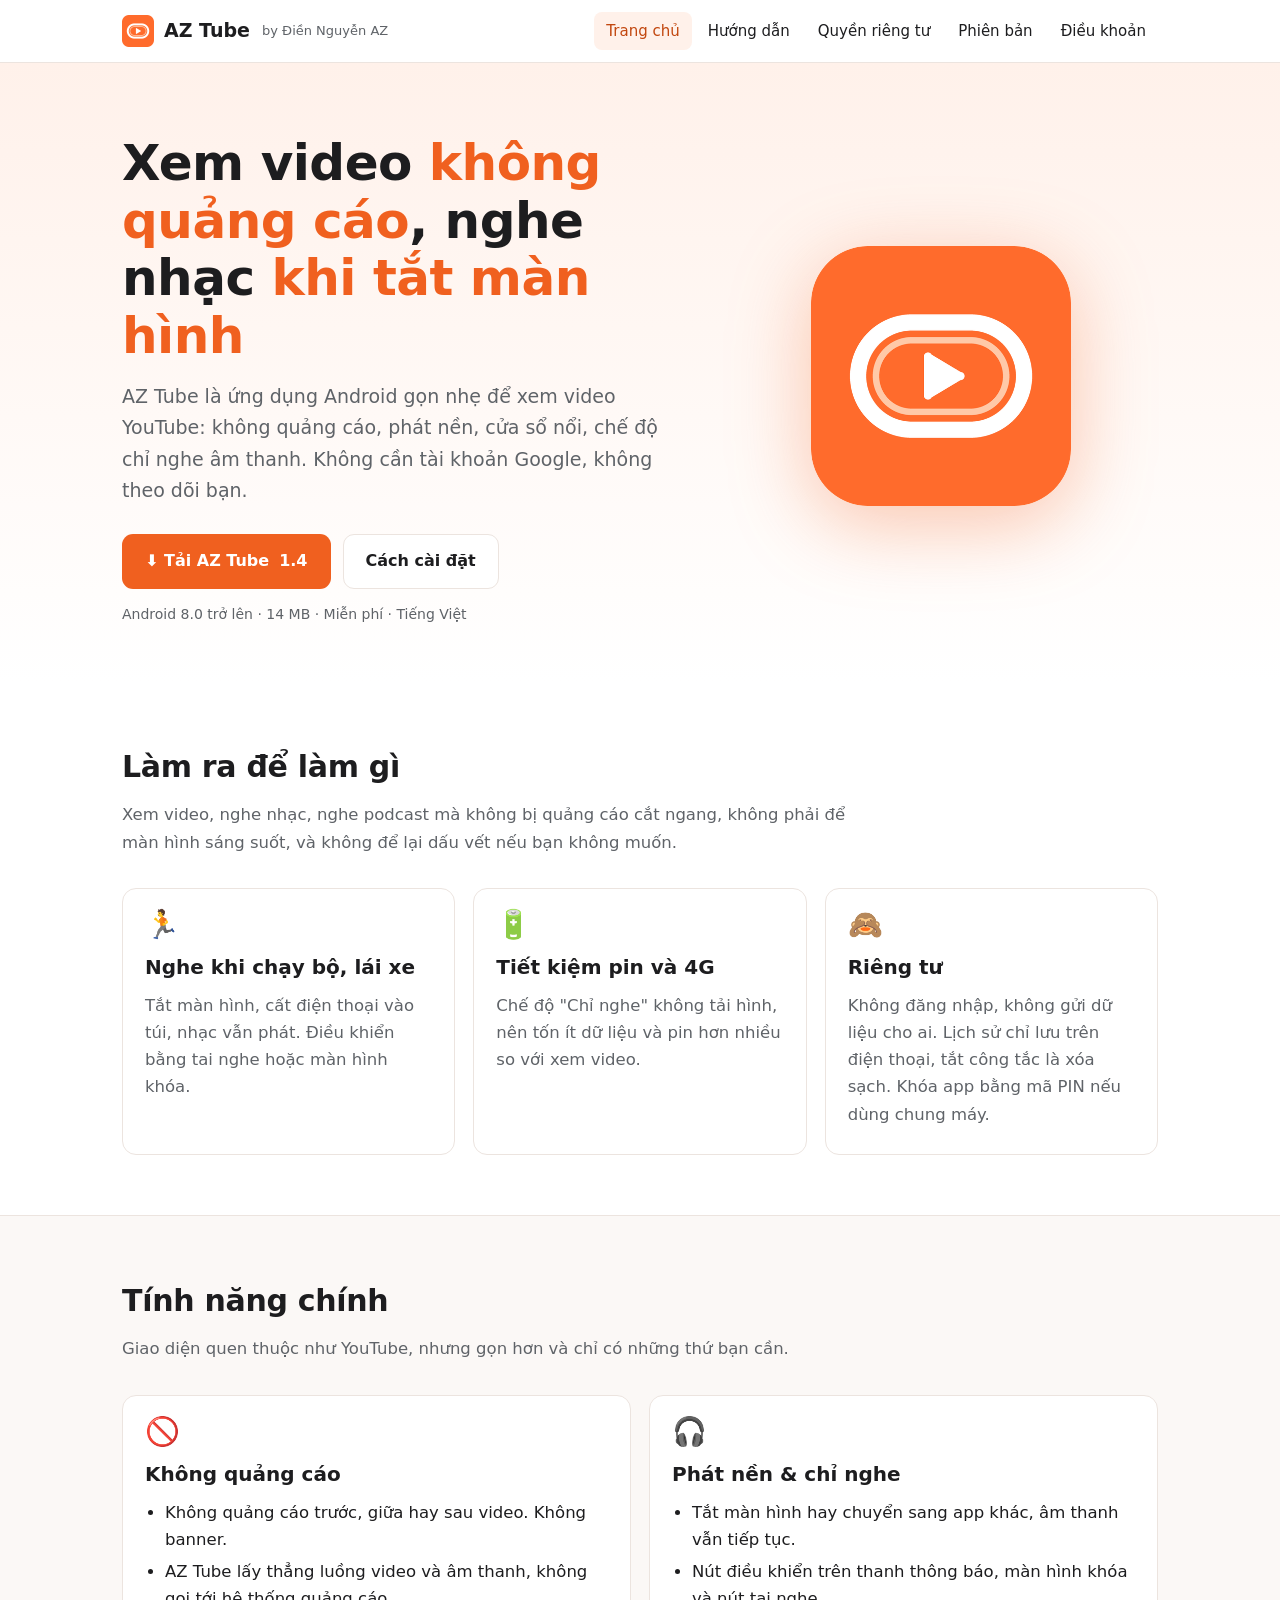
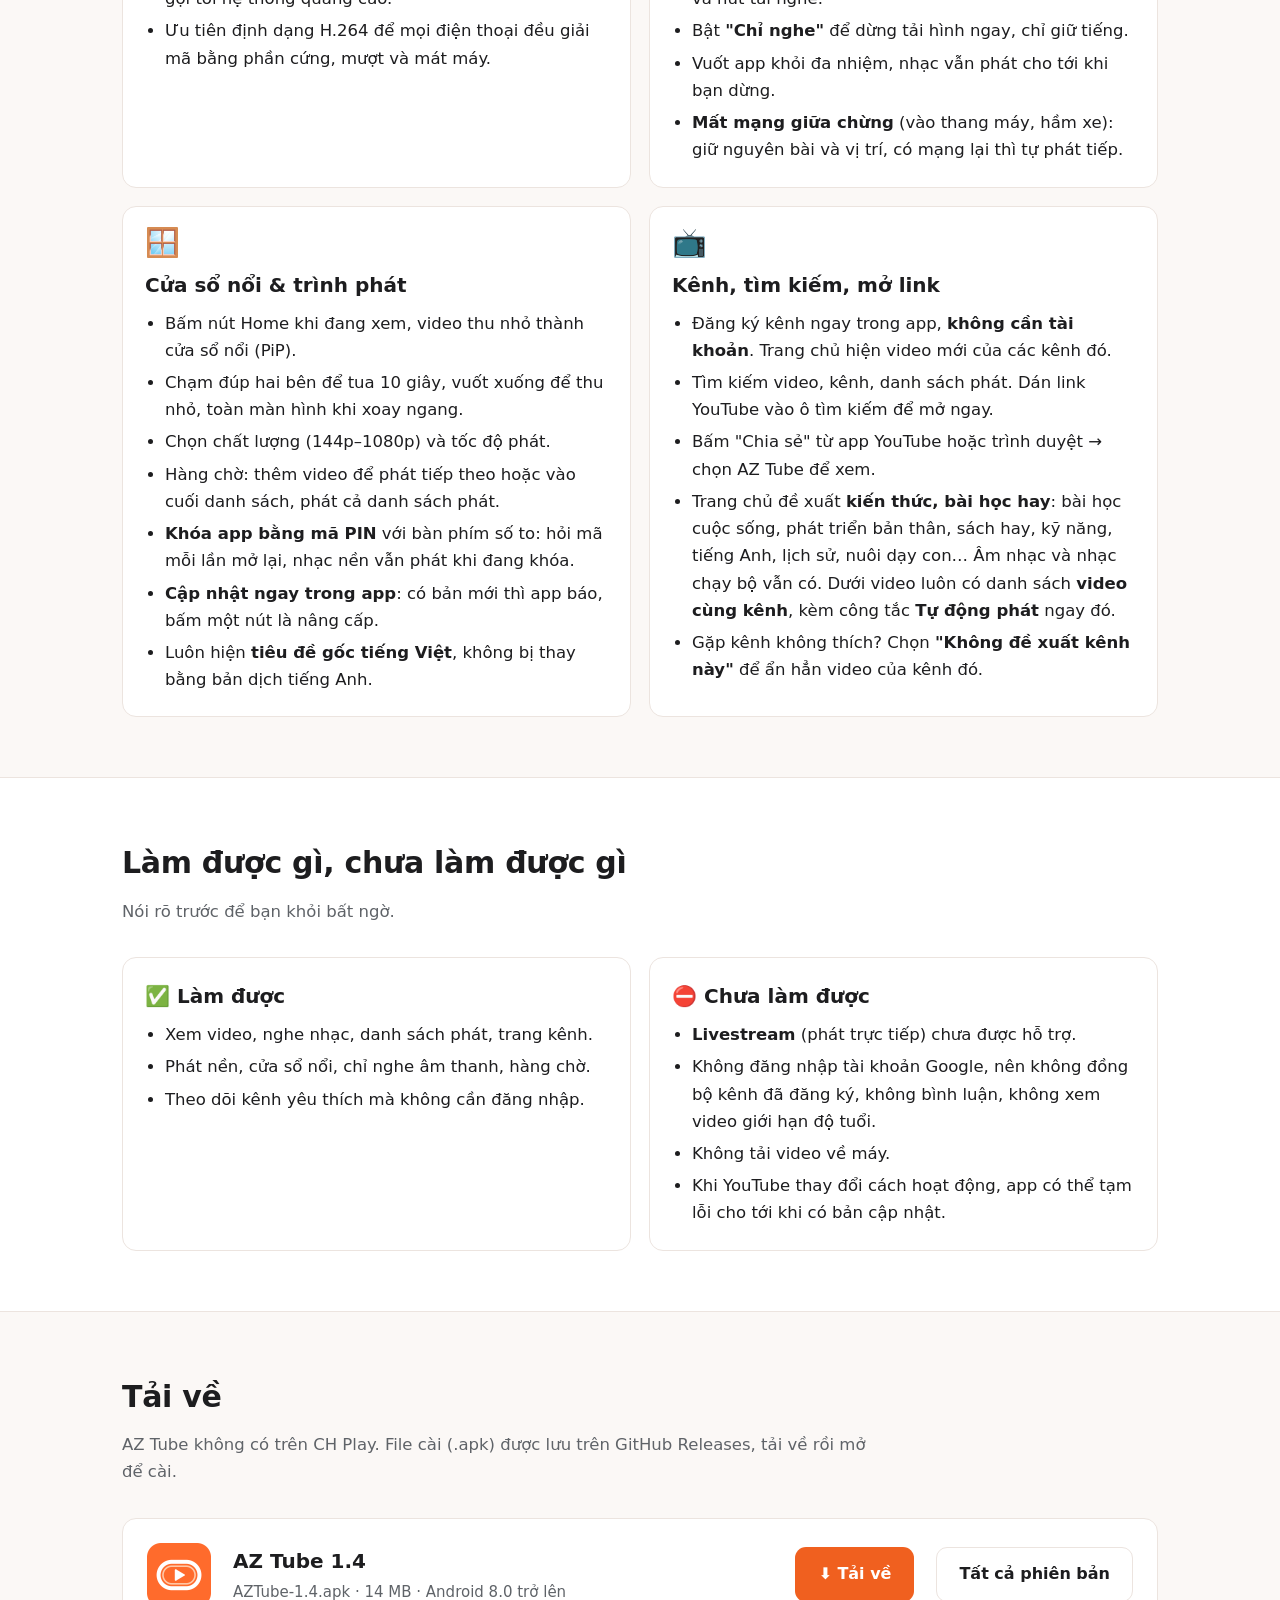
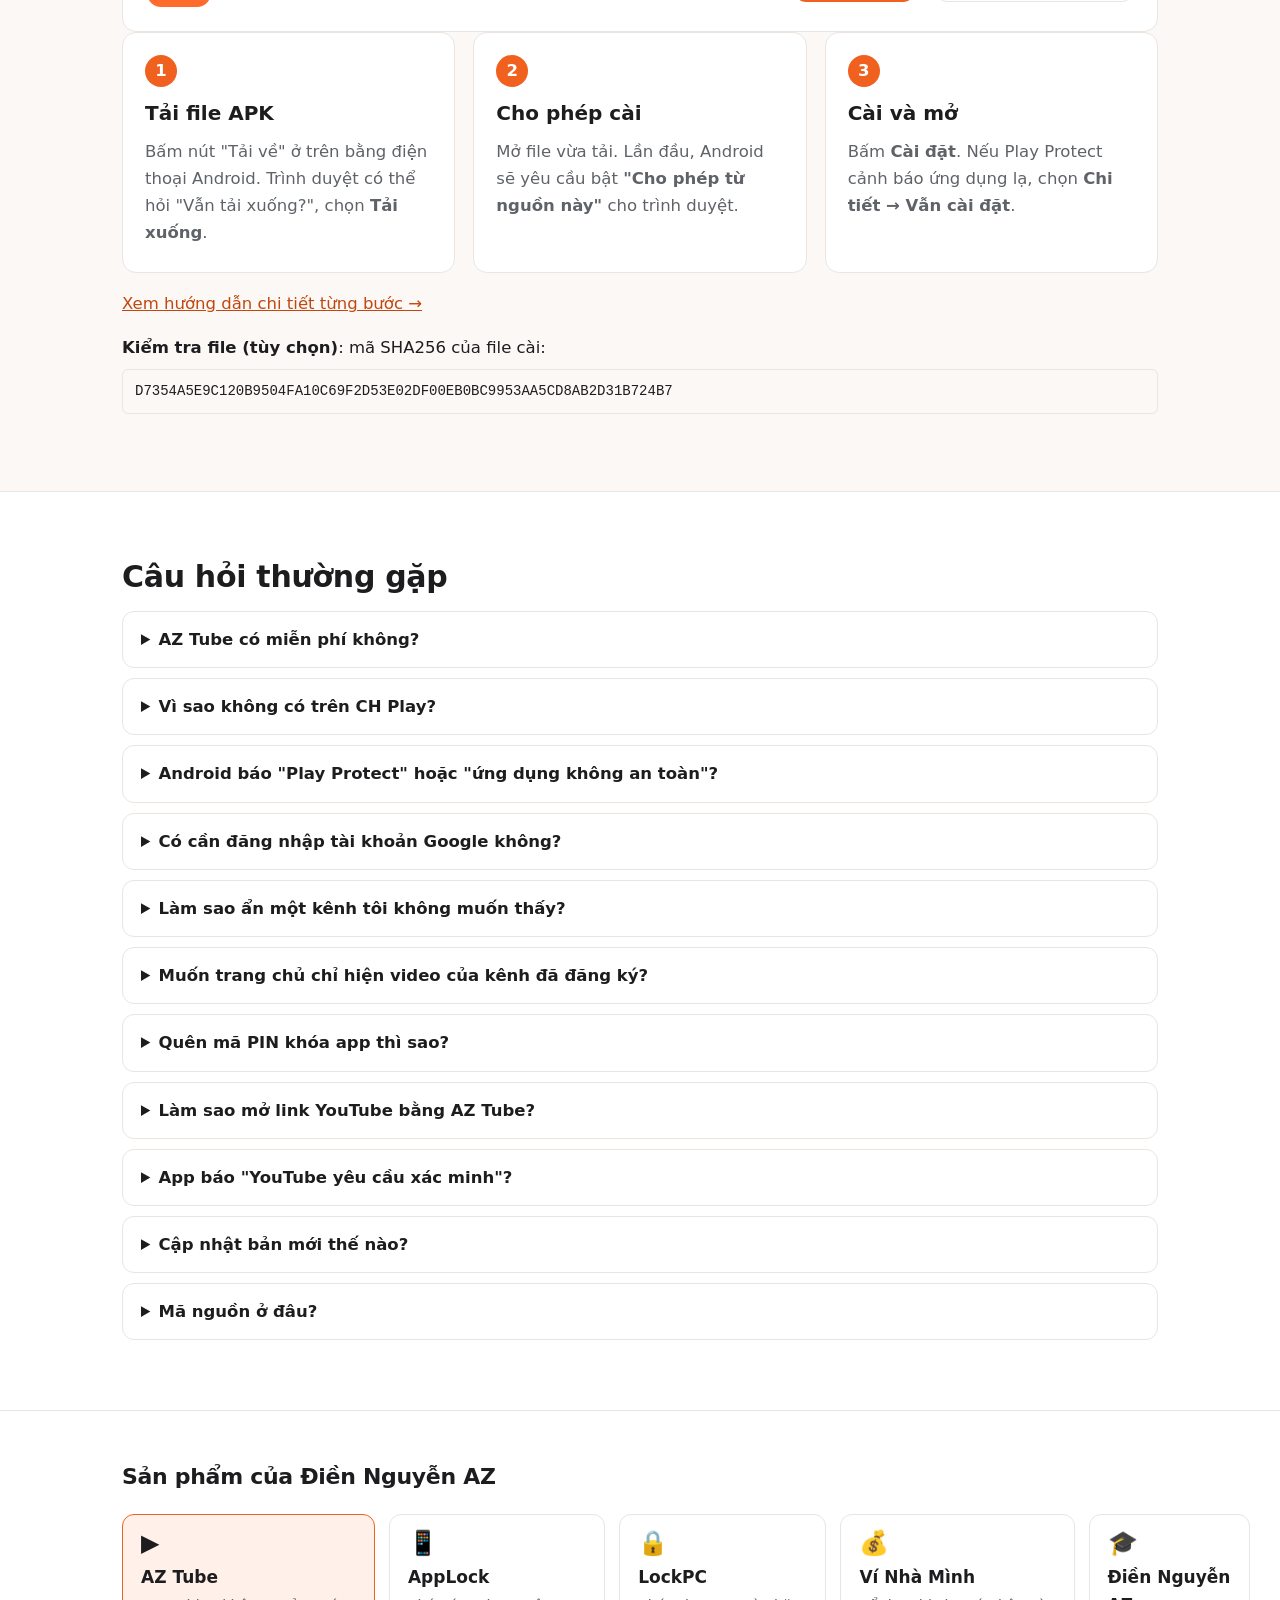
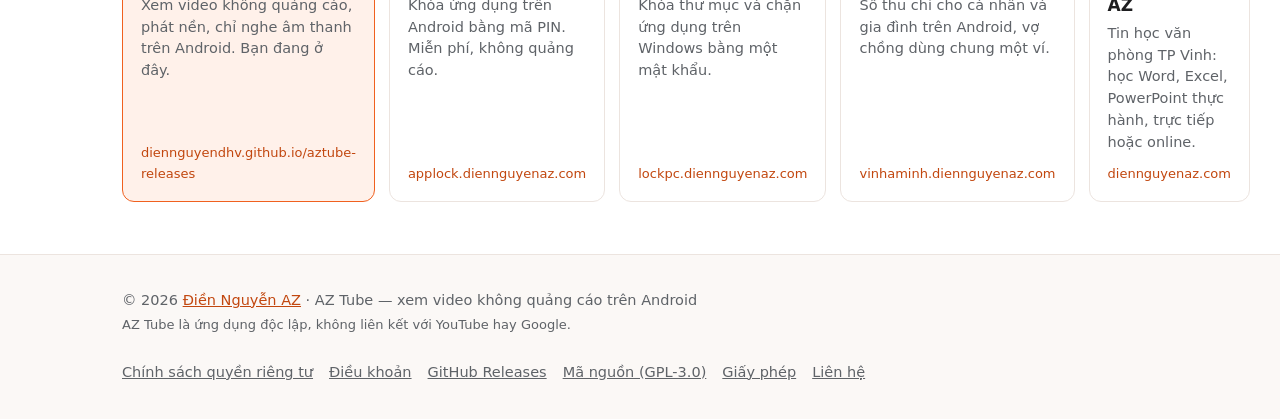
<file: docs/index.html>
<!doctype html>
<html lang="vi">
<head>
<meta charset="utf-8">
<meta name="viewport" content="width=device-width, initial-scale=1">
<title>AZ Tube — Xem video không quảng cáo trên Android</title>
<meta name="description" content="AZ Tube: xem video YouTube trên Android không quảng cáo, phát nền khi tắt màn hình, cửa sổ nổi, chỉ nghe âm thanh. Không cần tài khoản, không theo dõi.">
<meta property="og:title" content="AZ Tube — Xem video không quảng cáo trên Android">
<meta property="og:description" content="Không quảng cáo, phát nền khi tắt màn hình, cửa sổ nổi, chỉ nghe âm thanh. Miễn phí, không cần tài khoản.">
<meta property="og:image" content="https://diennguyendhv.github.io/aztube-releases/assets/og.png">
<meta property="og:url" content="https://diennguyendhv.github.io/aztube-releases/">
<meta name="theme-color" content="#F0601F">
<link rel="icon" type="image/png" href="assets/favicon.png">
<link rel="apple-touch-icon" href="assets/apple-touch-icon.png">
<link rel="stylesheet" href="assets/style.css?v=1">
</head>
<body data-page="home">

<div class="hero">
  <div class="wrap">
    <div>
      <h1>Xem video <span>không quảng cáo</span>, nghe nhạc <span>khi tắt màn hình</span></h1>
      <p class="lead">AZ Tube là ứng dụng Android gọn nhẹ để xem video YouTube: không quảng cáo, phát nền, cửa sổ nổi, chế độ chỉ nghe âm thanh. Không cần tài khoản Google, không theo dõi bạn.</p>
      <div class="cta">
        <a class="btn btn-primary" data-latest-href="apk" href="https://github.com/diennguyendhv/aztube-releases/releases/download/v1.4/AZTube-1.4.apk">⬇ Tải AZ Tube <span data-latest="version">1.4</span></a>
        <a class="btn btn-ghost" href="huong-dan.html">Cách cài đặt</a>
      </div>
      <div class="meta">Android 8.0 trở lên · <span data-latest="size">14 MB</span> · Miễn phí · Tiếng Việt</div>
      <div class="download-stat"><span class="num" data-download-count>0</span><span class="label"><b>lượt tải xuống</b> AZ Tube</span></div>
    </div>
    <div class="art"><img src="assets/icon.png" alt="Biểu tượng AZ Tube"></div>
  </div>
</div>

<section id="muc-tieu">
  <div class="wrap">
    <h2>Làm ra để làm gì</h2>
    <p class="section-lead">Xem video, nghe nhạc, nghe podcast mà không bị quảng cáo cắt ngang, không phải để màn hình sáng suốt, và không để lại dấu vết nếu bạn không muốn.</p>
    <div class="grid c3">
      <div class="card"><div class="ico">🏃</div><h3>Nghe khi chạy bộ, lái xe</h3><p>Tắt màn hình, cất điện thoại vào túi, nhạc vẫn phát. Điều khiển bằng tai nghe hoặc màn hình khóa.</p></div>
      <div class="card"><div class="ico">🔋</div><h3>Tiết kiệm pin và 4G</h3><p>Chế độ "Chỉ nghe" không tải hình, nên tốn ít dữ liệu và pin hơn nhiều so với xem video.</p></div>
      <div class="card"><div class="ico">🙈</div><h3>Riêng tư</h3><p>Không đăng nhập, không gửi dữ liệu cho ai. Lịch sử chỉ lưu trên điện thoại, tắt công tắc là xóa sạch. Khóa app bằng mã PIN nếu dùng chung máy.</p></div>
    </div>
  </div>
</section>

<section class="alt" id="tinh-nang">
  <div class="wrap">
    <h2>Tính năng chính</h2>
    <p class="section-lead">Giao diện quen thuộc như YouTube, nhưng gọn hơn và chỉ có những thứ bạn cần.</p>
    <div class="grid c2">
      <div class="card">
        <div class="ico">🚫</div><h3>Không quảng cáo</h3>
        <ul>
          <li>Không quảng cáo trước, giữa hay sau video. Không banner.</li>
          <li>AZ Tube lấy thẳng luồng video và âm thanh, không gọi tới hệ thống quảng cáo.</li>
          <li>Ưu tiên định dạng H.264 để mọi điện thoại đều giải mã bằng phần cứng, mượt và mát máy.</li>
        </ul>
      </div>
      <div class="card">
        <div class="ico">🎧</div><h3>Phát nền &amp; chỉ nghe</h3>
        <ul>
          <li>Tắt màn hình hay chuyển sang app khác, âm thanh vẫn tiếp tục.</li>
          <li>Nút điều khiển trên thanh thông báo, màn hình khóa và nút tai nghe.</li>
          <li>Bật <b>"Chỉ nghe"</b> để dừng tải hình ngay, chỉ giữ tiếng.</li>
          <li>Vuốt app khỏi đa nhiệm, nhạc vẫn phát cho tới khi bạn dừng.</li>
          <li><b>Mất mạng giữa chừng</b> (vào thang máy, hầm xe): giữ nguyên bài và vị trí, có mạng lại thì tự phát tiếp.</li>
        </ul>
      </div>
      <div class="card">
        <div class="ico">🪟</div><h3>Cửa sổ nổi &amp; trình phát</h3>
        <ul>
          <li>Bấm nút Home khi đang xem, video thu nhỏ thành cửa sổ nổi (PiP).</li>
          <li>Chạm đúp hai bên để tua 10 giây, vuốt xuống để thu nhỏ, toàn màn hình khi xoay ngang.</li>
          <li>Chọn chất lượng (144p–1080p) và tốc độ phát.</li>
          <li>Hàng chờ: thêm video để phát tiếp theo hoặc vào cuối danh sách, phát cả danh sách phát.</li>
          <li><b>Khóa app bằng mã PIN</b> với bàn phím số to: hỏi mã mỗi lần mở lại, nhạc nền vẫn phát khi đang khóa.</li>
          <li><b>Cập nhật ngay trong app</b>: có bản mới thì app báo, bấm một nút là nâng cấp.</li>
          <li>Luôn hiện <b>tiêu đề gốc tiếng Việt</b>, không bị thay bằng bản dịch tiếng Anh.</li>
        </ul>
      </div>
      <div class="card">
        <div class="ico">📺</div><h3>Kênh, tìm kiếm, mở link</h3>
        <ul>
          <li>Đăng ký kênh ngay trong app, <b>không cần tài khoản</b>. Trang chủ hiện video mới của các kênh đó.</li>
          <li>Tìm kiếm video, kênh, danh sách phát. Dán link YouTube vào ô tìm kiếm để mở ngay.</li>
          <li>Bấm "Chia sẻ" từ app YouTube hoặc trình duyệt → chọn AZ Tube để xem.</li>
          <li>Trang chủ đề xuất <b>kiến thức, bài học hay</b>: bài học cuộc sống, phát triển bản thân, sách hay, kỹ năng, tiếng Anh, lịch sử, nuôi dạy con… Âm nhạc và nhạc chạy bộ vẫn có. Dưới video luôn có danh sách <b>video cùng kênh</b>, kèm công tắc <b>Tự động phát</b> ngay đó.</li>
          <li>Gặp kênh không thích? Chọn <b>"Không đề xuất kênh này"</b> để ẩn hẳn video của kênh đó.</li>
        </ul>
      </div>
    </div>
  </div>
</section>

<section id="gioi-han">
  <div class="wrap">
    <h2>Làm được gì, chưa làm được gì</h2>
    <p class="section-lead">Nói rõ trước để bạn khỏi bất ngờ.</p>
    <div class="yes-no">
      <div class="card yes"><h3>Làm được</h3>
        <ul>
          <li>Xem video, nghe nhạc, danh sách phát, trang kênh.</li>
          <li>Phát nền, cửa sổ nổi, chỉ nghe âm thanh, hàng chờ.</li>
          <li>Theo dõi kênh yêu thích mà không cần đăng nhập.</li>
        </ul>
      </div>
      <div class="card no"><h3>Chưa làm được</h3>
        <ul>
          <li><b>Livestream</b> (phát trực tiếp) chưa được hỗ trợ.</li>
          <li>Không đăng nhập tài khoản Google, nên không đồng bộ kênh đã đăng ký, không bình luận, không xem video giới hạn độ tuổi.</li>
          <li>Không tải video về máy.</li>
          <li>Khi YouTube thay đổi cách hoạt động, app có thể tạm lỗi cho tới khi có bản cập nhật.</li>
        </ul>
      </div>
    </div>
  </div>
</section>

<section class="alt" id="tai-ve">
  <div class="wrap">
    <h2>Tải về</h2>
    <p class="section-lead">AZ Tube không có trên CH Play. File cài (.apk) được lưu trên GitHub Releases, tải về rồi mở để cài.</p>
    <div class="download-box">
      <img src="assets/icon.png" alt="">
      <div class="info">
        <h3>AZ Tube <span data-latest="version">1.4</span></h3>
        <p><span data-latest="file">AZTube-1.4.apk</span> · <span data-latest="size">14 MB</span> · Android 8.0 trở lên</p>
      </div>
      <a class="btn btn-primary" data-latest-href="apk" href="https://github.com/diennguyendhv/aztube-releases/releases/download/v1.4/AZTube-1.4.apk">⬇ Tải về</a>
      <a class="btn btn-ghost" href="https://github.com/diennguyendhv/aztube-releases/releases">Tất cả phiên bản</a>
    </div>
    <div class="download-stat boxed"><span class="num" data-download-count>0</span><span class="label"><b>lượt tải xuống</b> từ trước đến nay (tất cả phiên bản)</span></div>

    <div class="steps-mini">
      <div class="card"><span class="n">1</span><h3>Tải file APK</h3><p>Bấm nút "Tải về" ở trên bằng điện thoại Android. Trình duyệt có thể hỏi "Vẫn tải xuống?", chọn <b>Tải xuống</b>.</p></div>
      <div class="card"><span class="n">2</span><h3>Cho phép cài</h3><p>Mở file vừa tải. Lần đầu, Android sẽ yêu cầu bật <b>"Cho phép từ nguồn này"</b> cho trình duyệt.</p></div>
      <div class="card"><span class="n">3</span><h3>Cài và mở</h3><p>Bấm <b>Cài đặt</b>. Nếu Play Protect cảnh báo ứng dụng lạ, chọn <b>Chi tiết → Vẫn cài đặt</b>.</p></div>
    </div>
    <p><a href="huong-dan.html">Xem hướng dẫn chi tiết từng bước →</a></p>

    <p><b>Kiểm tra file (tùy chọn)</b>: mã SHA256 của file cài:
      <span class="hash" data-latest="sha">D7354A5E9C120B9504FA10C69F2D53E02DF00EB0BC9953AA5CD8AB2D31B724B7</span></p>
  </div>
</section>

<section id="hoi-dap">
  <div class="wrap">
    <h2>Câu hỏi thường gặp</h2>
    <details><summary>AZ Tube có miễn phí không?</summary><p>Có. Miễn phí hoàn toàn, không quảng cáo, không gói trả phí.</p></details>
    <details><summary>Vì sao không có trên CH Play?</summary><p>Google không cho phép ứng dụng xem YouTube không quảng cáo và phát nền lên CH Play, nên AZ Tube được phát hành dưới dạng file APK. Đây cũng là cách các ứng dụng tương tự như NewPipe phát hành.</p></details>
    <details><summary>Android báo "Play Protect" hoặc "ứng dụng không an toàn"?</summary><p>Cảnh báo này hiện với mọi ứng dụng cài ngoài CH Play. Chọn <b>Chi tiết → Vẫn cài đặt</b>. Bạn có thể so mã SHA256 ở trên để chắc chắn file không bị sửa đổi.</p></details>
    <details><summary>Có cần đăng nhập tài khoản Google không?</summary><p>Không. AZ Tube không có chức năng đăng nhập. Kênh đăng ký được lưu ngay trên điện thoại của bạn.</p></details>
    <details><summary>Làm sao ẩn một kênh tôi không muốn thấy?</summary><p>Bấm <b>⋮</b> bên cạnh video của kênh đó → <b>Không đề xuất kênh này</b>. Video của kênh sẽ bị ẩn ở mọi nơi. Muốn bỏ chặn, vào tab <b>Bạn</b> → mục <b>Kênh không đề xuất</b>.</p></details>
    <details><summary>Muốn trang chủ chỉ hiện video của kênh đã đăng ký?</summary><p>Vào tab <b>Bạn</b> và tắt <b>"Đề xuất"</b>. Trang chủ sẽ chỉ còn video mới từ các kênh bạn đăng ký. Khi xem video vẫn có danh sách video cùng kênh; muốn tắt phát tiếp thì gạt công tắc <b>Tự động phát</b> ngay dưới video.</p></details>
    <details><summary>Quên mã PIN khóa app thì sao?</summary><p>Trên màn hình khóa, bấm <b>Quên mã PIN?</b> rồi xác nhận bằng mã PIN, hình vẽ hoặc vân tay của điện thoại. Khóa app sẽ được tắt, kênh đăng ký và lịch sử vẫn giữ nguyên. Nếu điện thoại không đặt khóa màn hình, chỉ còn cách gỡ app rồi cài lại (mất dữ liệu trong app).</p></details>
    <details><summary>Làm sao mở link YouTube bằng AZ Tube?</summary><p>Trong app YouTube hoặc trình duyệt, bấm <b>Chia sẻ → AZ Tube</b>. Hoặc sao chép link rồi dán vào ô tìm kiếm của AZ Tube.</p></details>
    <details><summary>App báo "YouTube yêu cầu xác minh"?</summary><p>YouTube tạm chặn khi có quá nhiều yêu cầu từ cùng một mạng. Đợi vài phút, đổi giữa Wi-Fi và 4G rồi thử lại.</p></details>
    <details><summary>Cập nhật bản mới thế nào?</summary><p>Từ bản 1.3, app tự báo khi có bản mới: bấm <b>Cập nhật</b>, rồi bấm <b>Cập nhật</b> lần nữa trên màn hình của Android. Muốn kiểm tra ngay, vào tab <b>Bạn → Cập nhật → Kiểm tra bản mới</b>. Bản 1.2 trở về trước thì tải file APK mới từ trang này và cài đè. Kênh đã đăng ký và cài đặt vẫn giữ nguyên.</p></details>
    <details><summary>Mã nguồn ở đâu?</summary><p>AZ Tube là phần mềm mã nguồn mở theo giấy phép GPL-3.0. Mã nguồn: <a href="https://github.com/diennguyendhv/AZ-Tube">github.com/diennguyendhv/AZ-Tube</a>. Danh sách thư viện và giấy phép: <a href="giay-phep.html">Giấy phép mã nguồn mở</a>.</p></details>
  </div>
</section>

<script src="assets/site.js?v=2"></script>
</body>
</html>
</file>
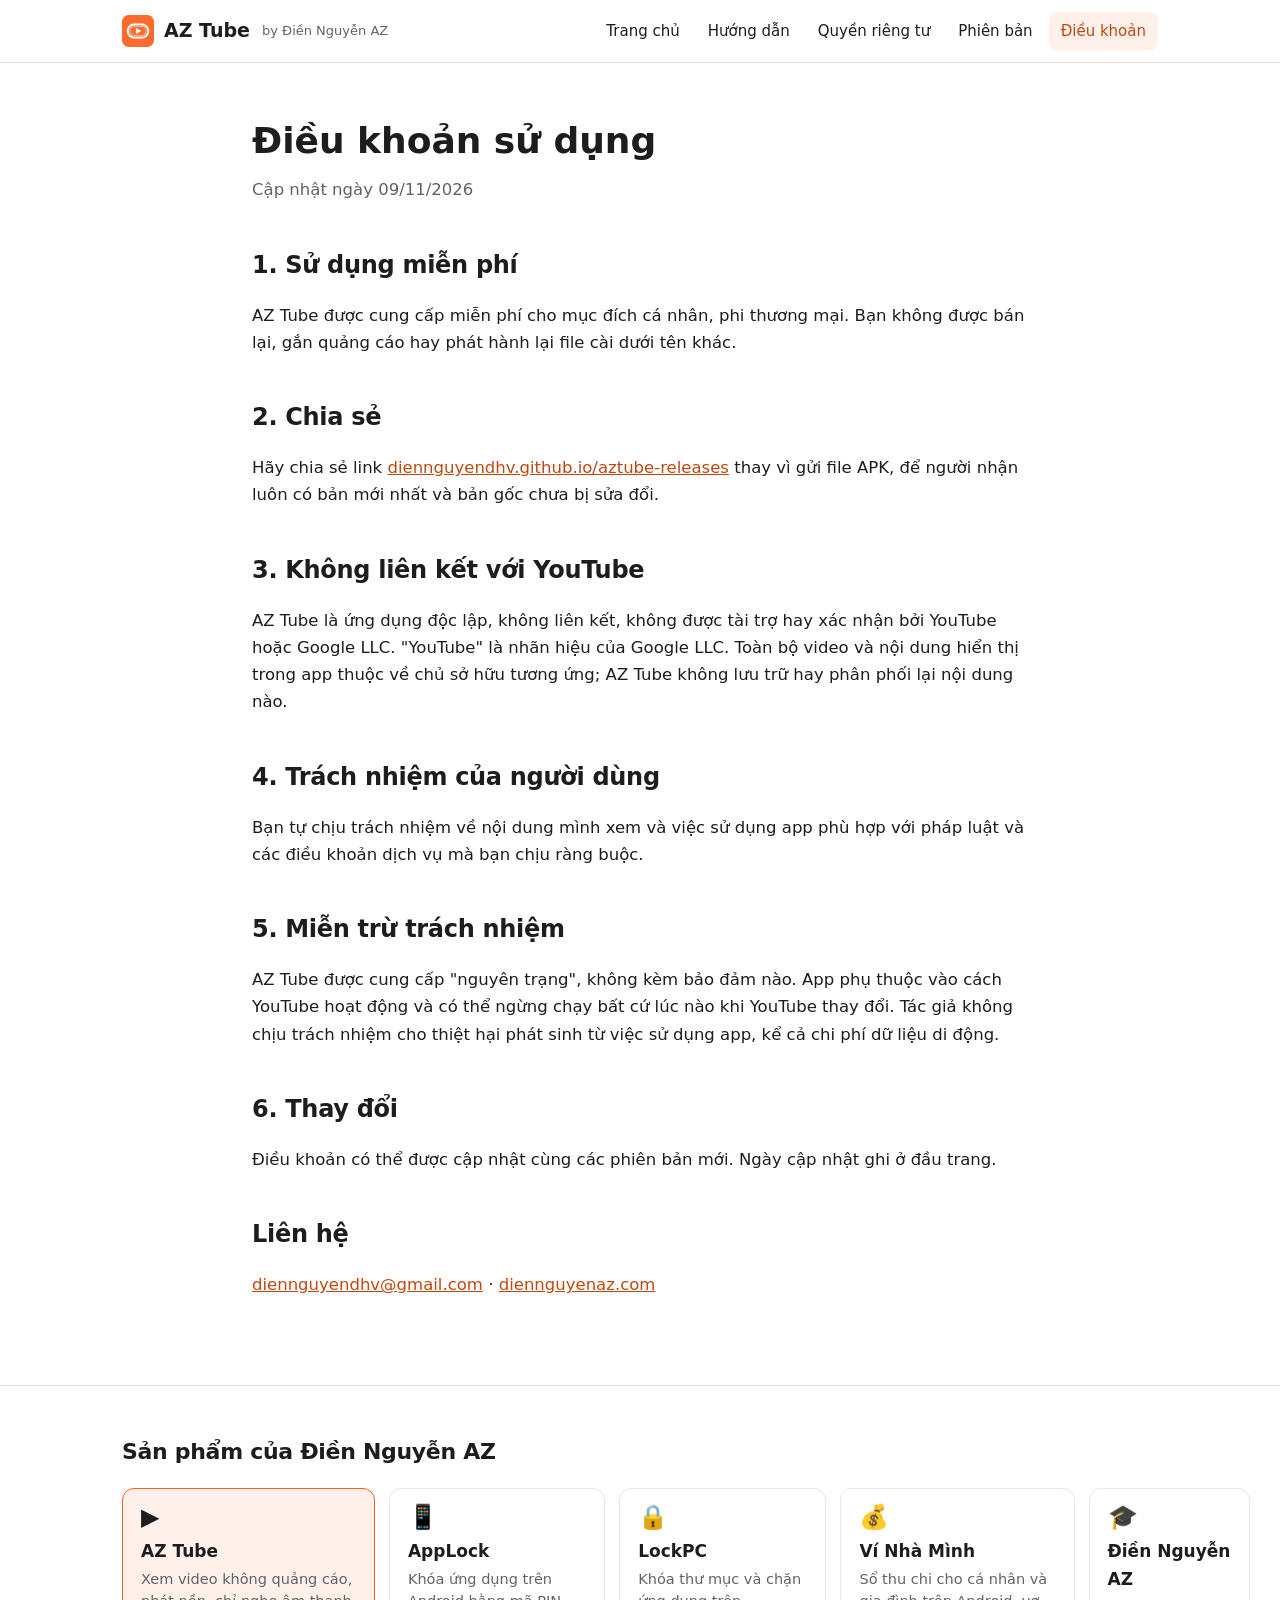
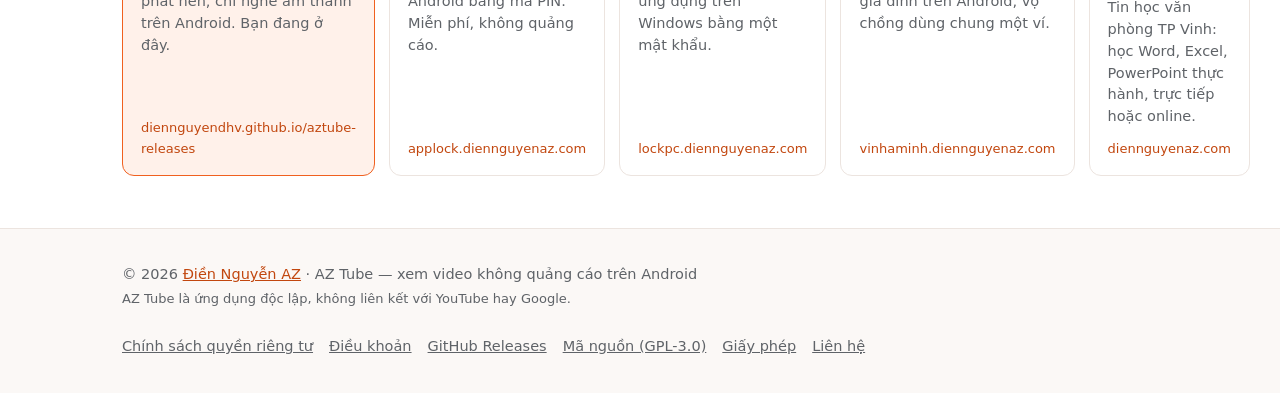
<file: docs/dieu-khoan.html>
<!doctype html>
<html lang="vi">
<head>
<meta charset="utf-8">
<meta name="viewport" content="width=device-width, initial-scale=1">
<title>Điều khoản sử dụng — AZ Tube</title>
<meta name="description" content="Điều khoản sử dụng và miễn trừ trách nhiệm của AZ Tube.">
<meta name="theme-color" content="#F0601F">
<link rel="icon" type="image/png" href="assets/favicon.png">
<link rel="stylesheet" href="assets/style.css?v=1">
</head>
<body data-page="terms">
<main class="doc">
<div class="wrap">
  <h1>Điều khoản sử dụng</h1>
  <p class="updated">Cập nhật ngày 09/11/2026</p>

  <h2>1. Sử dụng miễn phí</h2>
  <p>AZ Tube được cung cấp miễn phí cho mục đích cá nhân, phi thương mại. Bạn không được bán lại, gắn quảng cáo hay phát hành lại file cài dưới tên khác.</p>

  <h2>2. Chia sẻ</h2>
  <p>Hãy chia sẻ link <a href="./">diennguyendhv.github.io/aztube-releases</a> thay vì gửi file APK, để người nhận luôn có bản mới nhất và bản gốc chưa bị sửa đổi.</p>

  <h2>3. Không liên kết với YouTube</h2>
  <p>AZ Tube là ứng dụng độc lập, không liên kết, không được tài trợ hay xác nhận bởi YouTube hoặc Google LLC. "YouTube" là nhãn hiệu của Google LLC. Toàn bộ video và nội dung hiển thị trong app thuộc về chủ sở hữu tương ứng; AZ Tube không lưu trữ hay phân phối lại nội dung nào.</p>

  <h2>4. Trách nhiệm của người dùng</h2>
  <p>Bạn tự chịu trách nhiệm về nội dung mình xem và việc sử dụng app phù hợp với pháp luật và các điều khoản dịch vụ mà bạn chịu ràng buộc.</p>

  <h2>5. Miễn trừ trách nhiệm</h2>
  <p>AZ Tube được cung cấp "nguyên trạng", không kèm bảo đảm nào. App phụ thuộc vào cách YouTube hoạt động và có thể ngừng chạy bất cứ lúc nào khi YouTube thay đổi. Tác giả không chịu trách nhiệm cho thiệt hại phát sinh từ việc sử dụng app, kể cả chi phí dữ liệu di động.</p>

  <h2>6. Thay đổi</h2>
  <p>Điều khoản có thể được cập nhật cùng các phiên bản mới. Ngày cập nhật ghi ở đầu trang.</p>

  <h2>Liên hệ</h2>
  <p><a href="mailto:diennguyendhv@gmail.com">diennguyendhv@gmail.com</a> · <a href="https://diennguyenaz.com">diennguyenaz.com</a></p>
</div>
</main>
<script src="assets/site.js?v=2"></script>
</body>
</html>
</file>
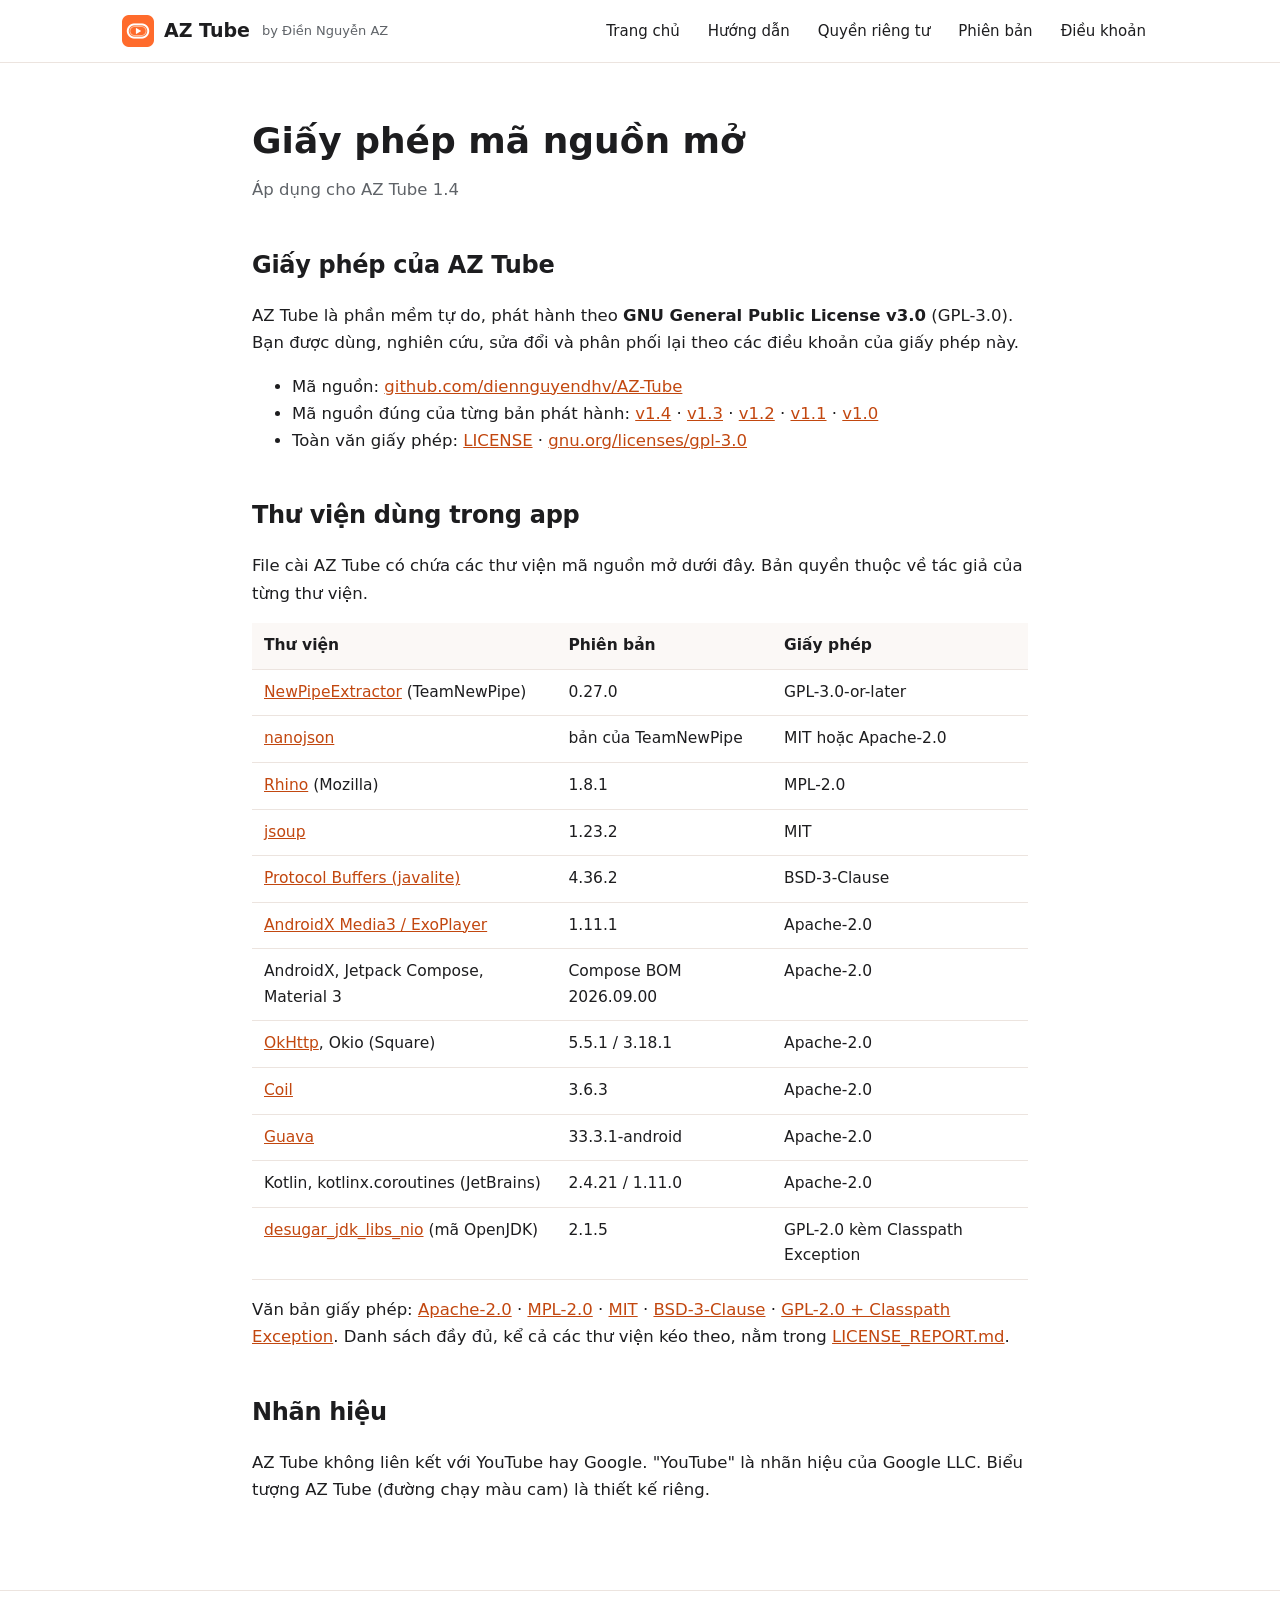
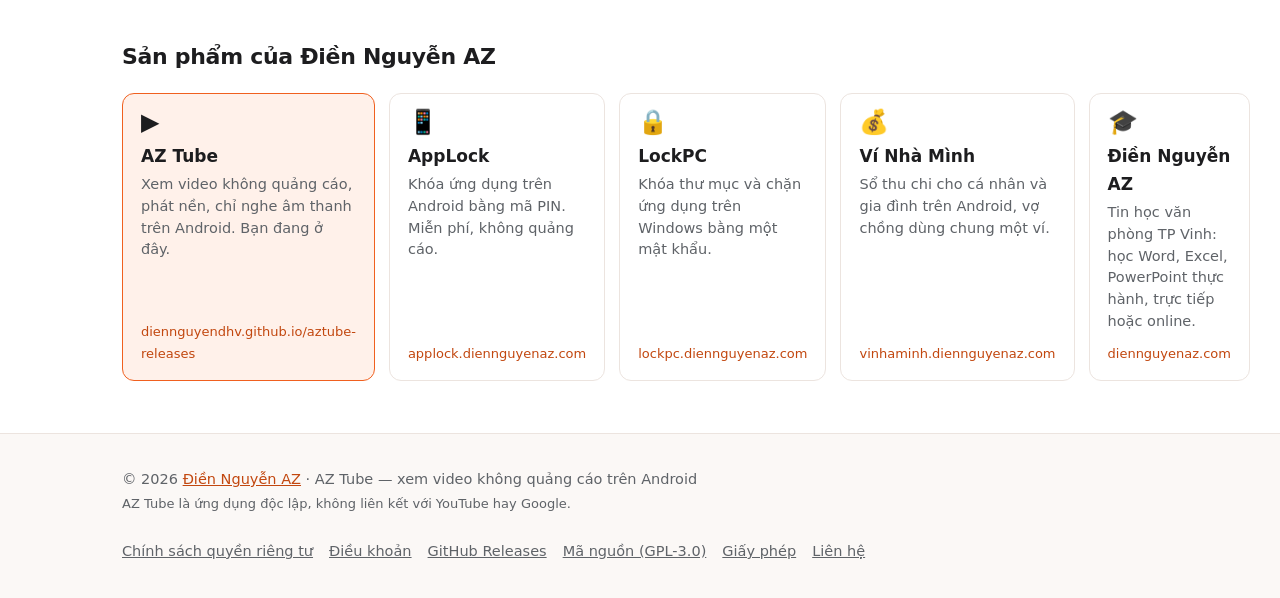
<file: docs/giay-phep.html>
<!doctype html>
<html lang="vi">
<head>
<meta charset="utf-8">
<meta name="viewport" content="width=device-width, initial-scale=1">
<title>Giấy phép mã nguồn mở — AZ Tube</title>
<meta name="description" content="AZ Tube phát hành theo GPL-3.0. Danh sách thư viện mã nguồn mở dùng trong app và giấy phép của chúng.">
<meta name="theme-color" content="#F0601F">
<link rel="icon" type="image/png" href="assets/favicon.png">
<link rel="stylesheet" href="assets/style.css?v=1">
</head>
<body data-page="licenses">
<main class="doc">
<div class="wrap">
  <h1>Giấy phép mã nguồn mở</h1>
  <p class="updated">Áp dụng cho AZ Tube <span data-latest="version">1.4</span></p>

  <h2>Giấy phép của AZ Tube</h2>
  <p>AZ Tube là phần mềm tự do, phát hành theo <b>GNU General Public License v3.0</b> (GPL-3.0). Bạn được dùng, nghiên cứu, sửa đổi và phân phối lại theo các điều khoản của giấy phép này.</p>
  <ul>
    <li>Mã nguồn: <a href="https://github.com/diennguyendhv/AZ-Tube">github.com/diennguyendhv/AZ-Tube</a></li>
    <li>Mã nguồn đúng của từng bản phát hành: <span data-release-sources><a href="https://github.com/diennguyendhv/AZ-Tube/tree/v1.4">v1.4</a> · <a href="https://github.com/diennguyendhv/AZ-Tube/tree/v1.3">v1.3</a></span> · <a href="https://github.com/diennguyendhv/AZ-Tube/tree/v1.2">v1.2</a> · <a href="https://github.com/diennguyendhv/AZ-Tube/tree/v1.1">v1.1</a> · <a href="https://github.com/diennguyendhv/AZ-Tube/tree/v1.0">v1.0</a></li>
    <li>Toàn văn giấy phép: <a href="https://github.com/diennguyendhv/AZ-Tube/blob/main/LICENSE">LICENSE</a> · <a href="https://www.gnu.org/licenses/gpl-3.0.html">gnu.org/licenses/gpl-3.0</a></li>
  </ul>

  <h2>Thư viện dùng trong app</h2>
  <p>File cài AZ Tube có chứa các thư viện mã nguồn mở dưới đây. Bản quyền thuộc về tác giả của từng thư viện.</p>
  <table>
    <tr><th>Thư viện</th><th>Phiên bản</th><th>Giấy phép</th></tr>
    <tr><td><a href="https://github.com/TeamNewPipe/NewPipeExtractor">NewPipeExtractor</a> (TeamNewPipe)</td><td>0.27.0</td><td>GPL-3.0-or-later</td></tr>
    <tr><td><a href="https://github.com/TeamNewPipe/nanojson">nanojson</a></td><td>bản của TeamNewPipe</td><td>MIT hoặc Apache-2.0</td></tr>
    <tr><td><a href="https://github.com/mozilla/rhino">Rhino</a> (Mozilla)</td><td>1.8.1</td><td>MPL-2.0</td></tr>
    <tr><td><a href="https://jsoup.org/">jsoup</a></td><td>1.23.2</td><td>MIT</td></tr>
    <tr><td><a href="https://github.com/protocolbuffers/protobuf">Protocol Buffers (javalite)</a></td><td>4.36.2</td><td>BSD-3-Clause</td></tr>
    <tr><td><a href="https://github.com/androidx/media">AndroidX Media3 / ExoPlayer</a></td><td>1.11.1</td><td>Apache-2.0</td></tr>
    <tr><td>AndroidX, Jetpack Compose, Material 3</td><td>Compose BOM 2026.09.00</td><td>Apache-2.0</td></tr>
    <tr><td><a href="https://github.com/square/okhttp">OkHttp</a>, Okio (Square)</td><td>5.5.1 / 3.18.1</td><td>Apache-2.0</td></tr>
    <tr><td><a href="https://github.com/coil-kt/coil">Coil</a></td><td>3.6.3</td><td>Apache-2.0</td></tr>
    <tr><td><a href="https://github.com/google/guava">Guava</a></td><td>33.3.1-android</td><td>Apache-2.0</td></tr>
    <tr><td>Kotlin, kotlinx.coroutines (JetBrains)</td><td>2.4.21 / 1.11.0</td><td>Apache-2.0</td></tr>
    <tr><td><a href="https://github.com/google/desugar_jdk_libs">desugar_jdk_libs_nio</a> (mã OpenJDK)</td><td>2.1.5</td><td>GPL-2.0 kèm Classpath Exception</td></tr>
  </table>
  <p>Văn bản giấy phép: <a href="https://www.apache.org/licenses/LICENSE-2.0">Apache-2.0</a> · <a href="https://www.mozilla.org/MPL/2.0/">MPL-2.0</a> · <a href="https://opensource.org/license/mit">MIT</a> · <a href="https://opensource.org/license/bsd-3-clause">BSD-3-Clause</a> · <a href="https://openjdk.org/legal/gplv2+ce.html">GPL-2.0 + Classpath Exception</a>. Danh sách đầy đủ, kể cả các thư viện kéo theo, nằm trong <a href="https://github.com/diennguyendhv/AZ-Tube/blob/main/audit/LICENSE_REPORT.md">LICENSE_REPORT.md</a>.</p>

  <h2>Nhãn hiệu</h2>
  <p>AZ Tube không liên kết với YouTube hay Google. "YouTube" là nhãn hiệu của Google LLC. Biểu tượng AZ Tube (đường chạy màu cam) là thiết kế riêng.</p>
</div>
</main>
<script src="assets/site.js?v=2"></script>
</body>
</html>
</file>
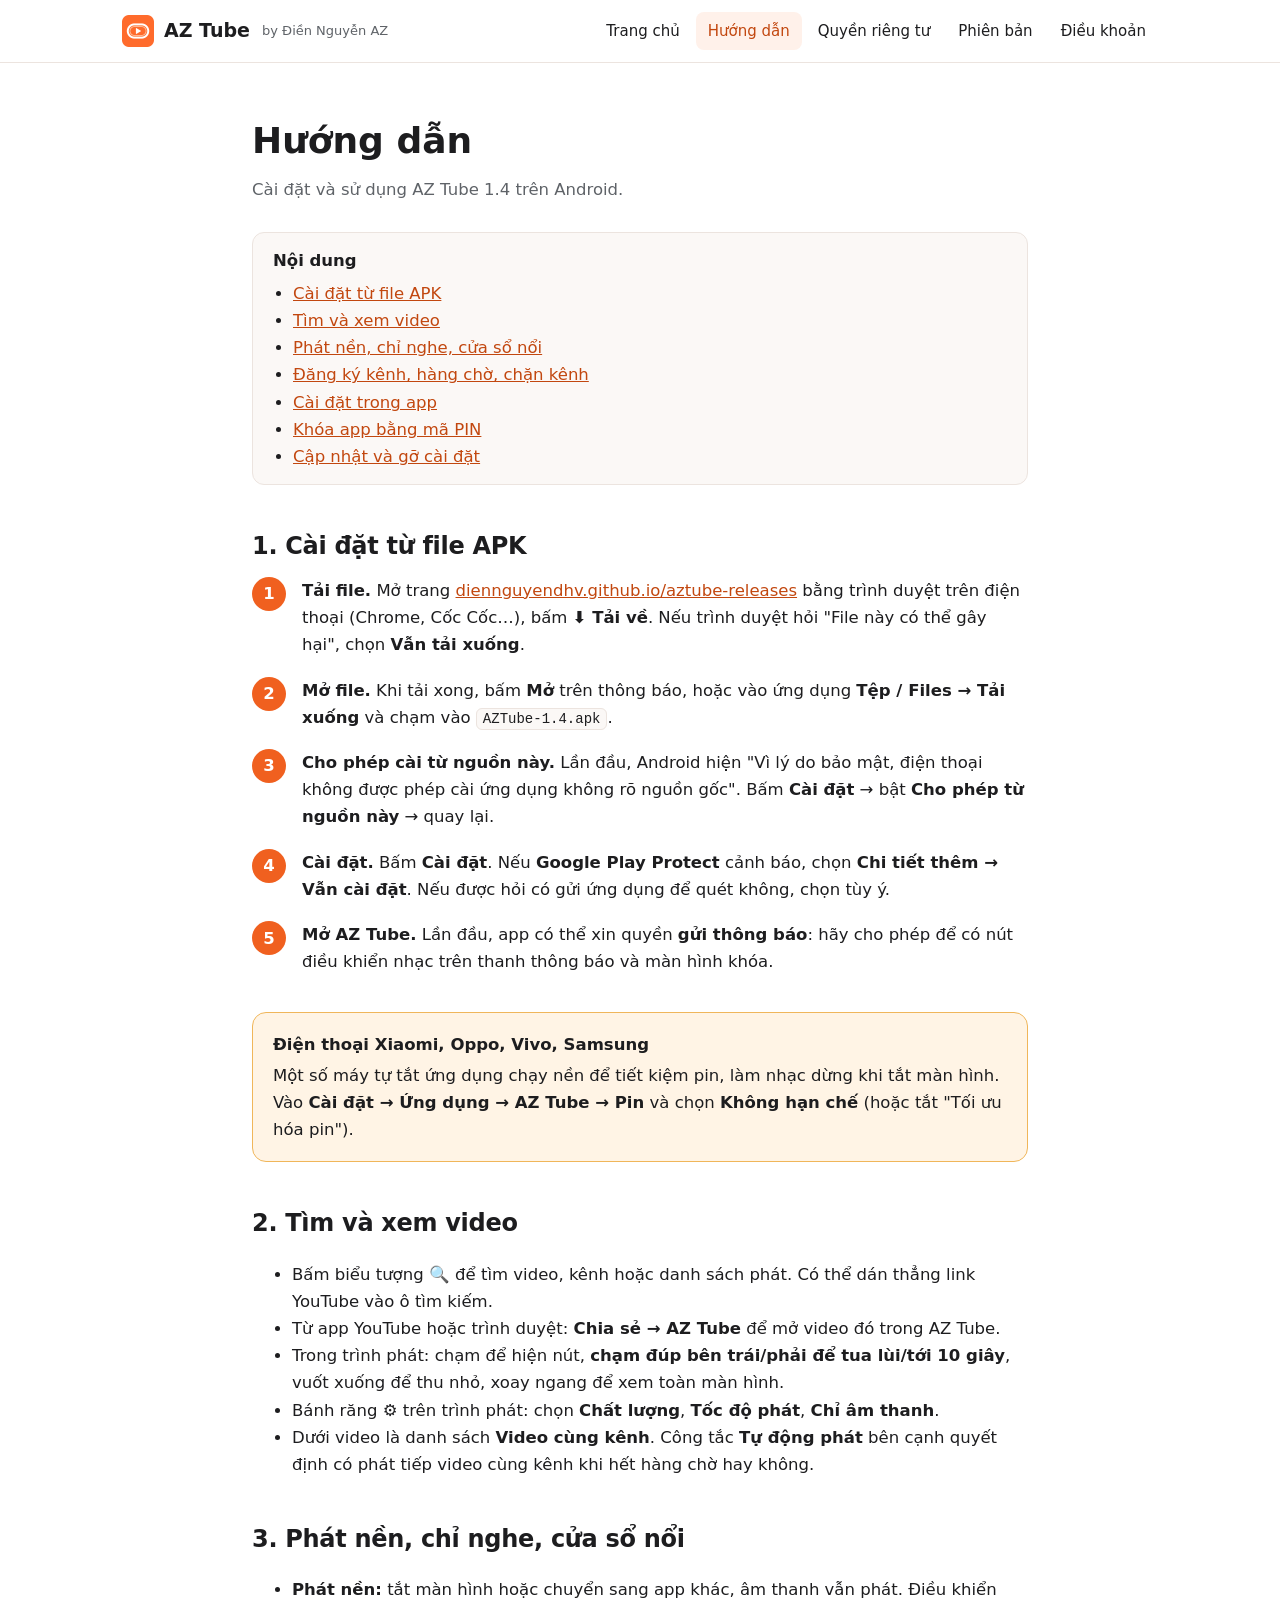
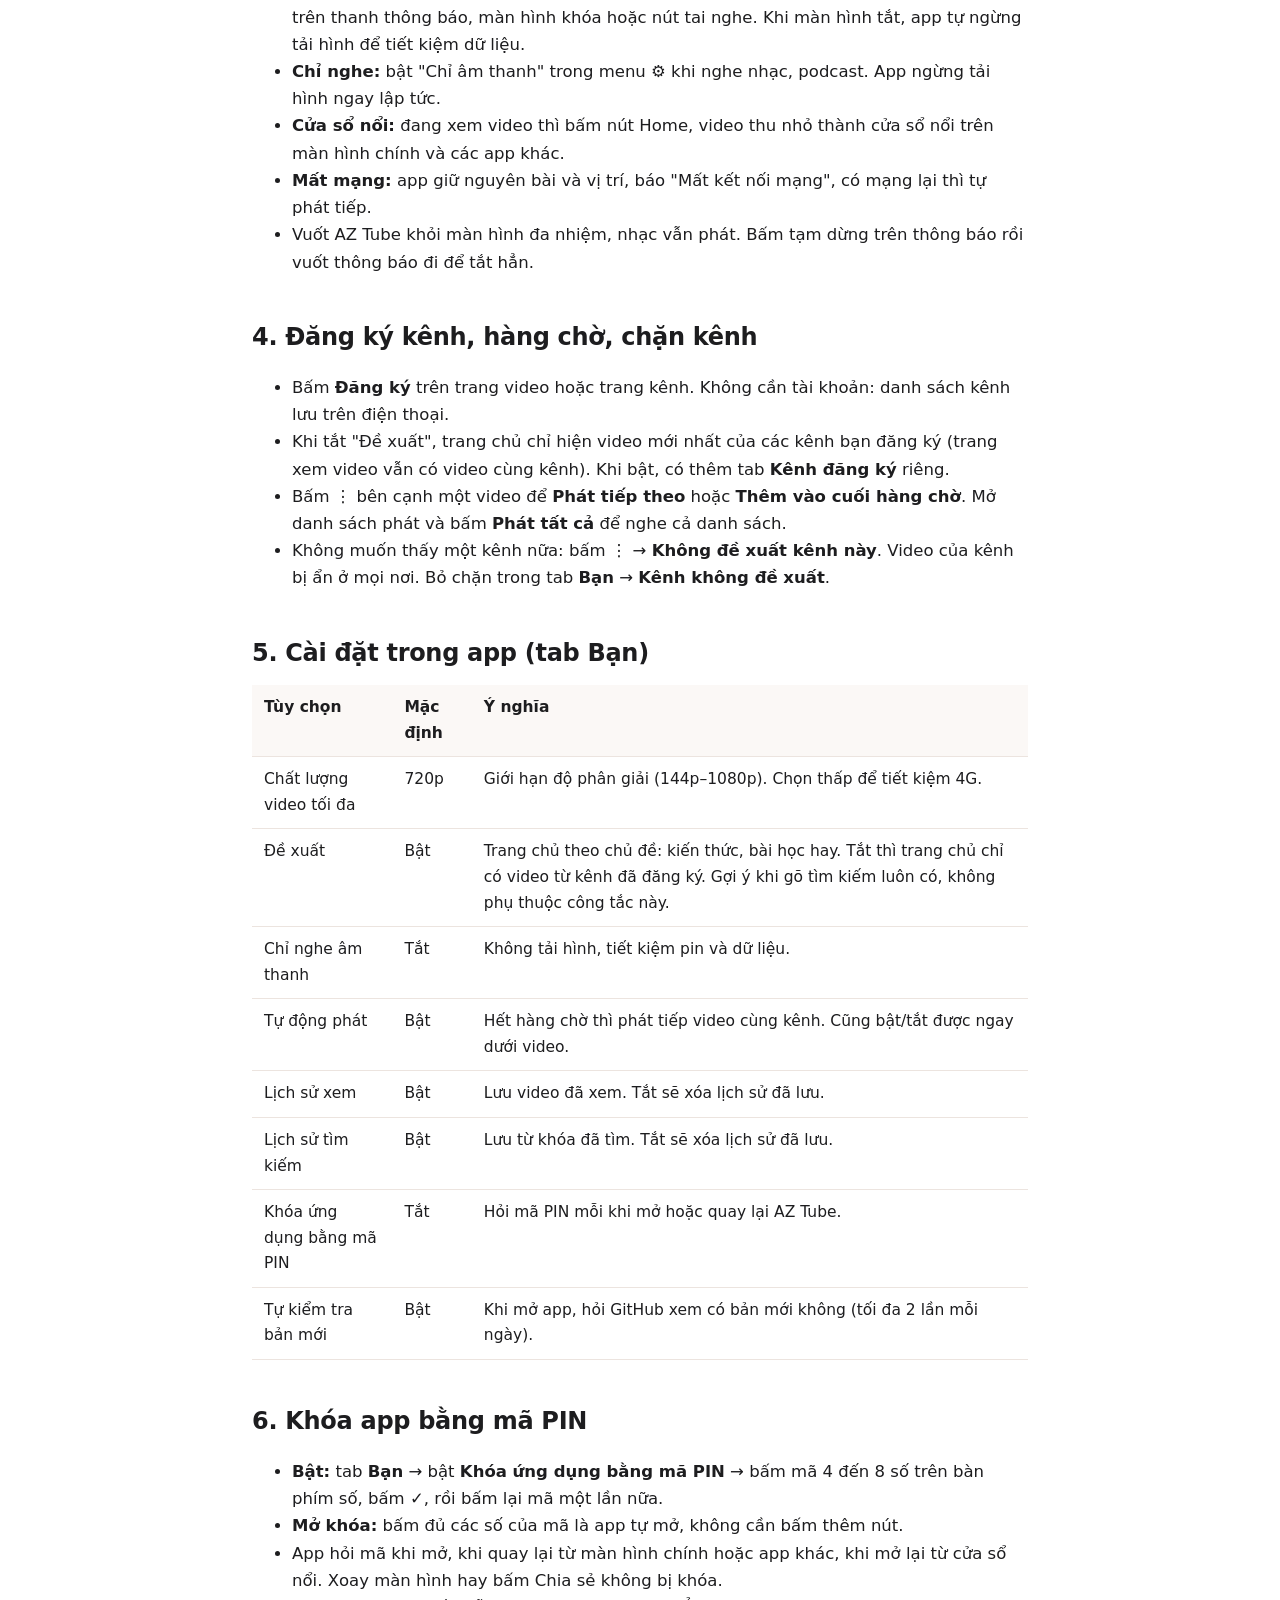
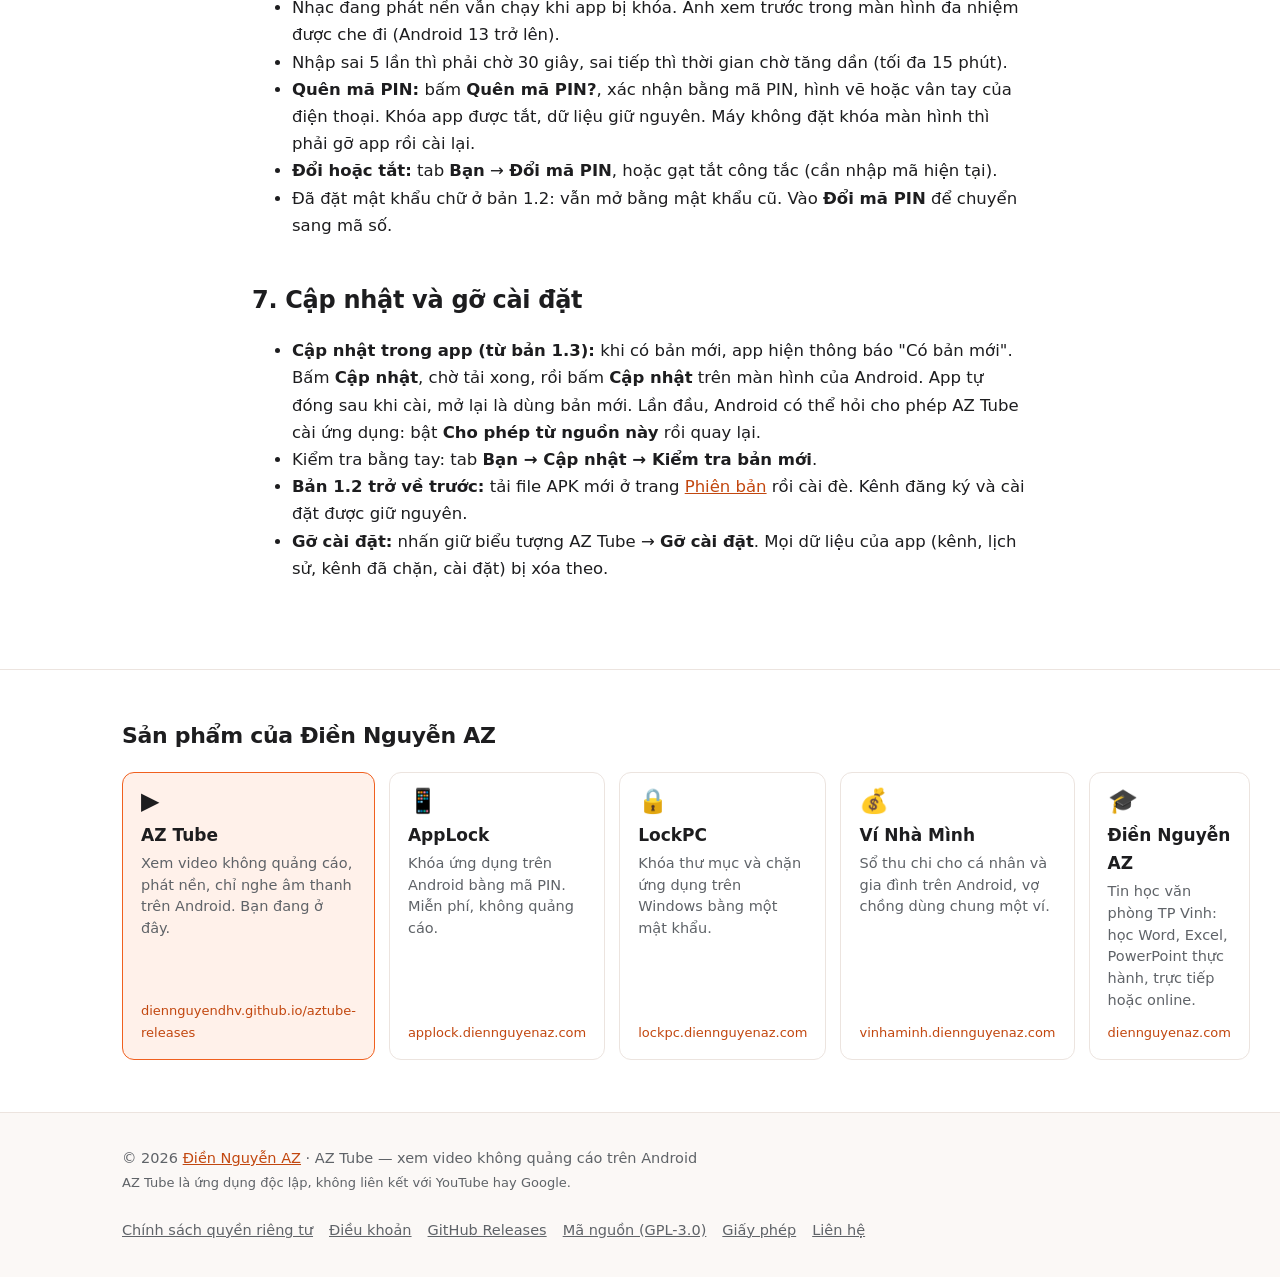
<file: docs/huong-dan.html>
<!doctype html>
<html lang="vi">
<head>
<meta charset="utf-8">
<meta name="viewport" content="width=device-width, initial-scale=1">
<title>Hướng dẫn cài đặt và sử dụng — AZ Tube</title>
<meta name="description" content="Cách cài AZ Tube từ file APK trên Android và sử dụng: phát nền, chỉ nghe âm thanh, cửa sổ nổi, đăng ký kênh, hàng chờ.">
<meta property="og:image" content="https://diennguyendhv.github.io/aztube-releases/assets/og.png">
<meta name="theme-color" content="#F0601F">
<link rel="icon" type="image/png" href="assets/favicon.png">
<link rel="stylesheet" href="assets/style.css?v=1">
</head>
<body data-page="guide">
<main class="doc">
<div class="wrap">
  <h1>Hướng dẫn</h1>
  <p class="updated">Cài đặt và sử dụng AZ Tube <span data-latest="version">1.4</span> trên Android.</p>

  <div class="toc"><b>Nội dung</b>
    <ul>
      <li><a href="#cai-dat">Cài đặt từ file APK</a></li>
      <li><a href="#xem-video">Tìm và xem video</a></li>
      <li><a href="#phat-nen">Phát nền, chỉ nghe, cửa sổ nổi</a></li>
      <li><a href="#kenh">Đăng ký kênh, hàng chờ, chặn kênh</a></li>
      <li><a href="#cai-dat-app">Cài đặt trong app</a></li>
      <li><a href="#khoa-app">Khóa app bằng mã PIN</a></li>
      <li><a href="#cap-nhat">Cập nhật và gỡ cài đặt</a></li>
    </ul>
  </div>

  <h2 id="cai-dat">1. Cài đặt từ file APK</h2>
  <ol class="steps">
    <li><b>Tải file.</b> Mở trang <a href="./">diennguyendhv.github.io/aztube-releases</a> bằng trình duyệt trên điện thoại (Chrome, Cốc Cốc…), bấm <b>⬇ Tải về</b>. Nếu trình duyệt hỏi "File này có thể gây hại", chọn <b>Vẫn tải xuống</b>.</li>
    <li><b>Mở file.</b> Khi tải xong, bấm <b>Mở</b> trên thông báo, hoặc vào ứng dụng <b>Tệp / Files → Tải xuống</b> và chạm vào <code data-latest="file">AZTube-1.4.apk</code>.</li>
    <li><b>Cho phép cài từ nguồn này.</b> Lần đầu, Android hiện "Vì lý do bảo mật, điện thoại không được phép cài ứng dụng không rõ nguồn gốc". Bấm <b>Cài đặt</b> → bật <b>Cho phép từ nguồn này</b> → quay lại.</li>
    <li><b>Cài đặt.</b> Bấm <b>Cài đặt</b>. Nếu <b>Google Play Protect</b> cảnh báo, chọn <b>Chi tiết thêm → Vẫn cài đặt</b>. Nếu được hỏi có gửi ứng dụng để quét không, chọn tùy ý.</li>
    <li><b>Mở AZ Tube.</b> Lần đầu, app có thể xin quyền <b>gửi thông báo</b>: hãy cho phép để có nút điều khiển nhạc trên thanh thông báo và màn hình khóa.</li>
  </ol>
  <div class="notice"><strong>Điện thoại Xiaomi, Oppo, Vivo, Samsung</strong>Một số máy tự tắt ứng dụng chạy nền để tiết kiệm pin, làm nhạc dừng khi tắt màn hình. Vào <b>Cài đặt → Ứng dụng → AZ Tube → Pin</b> và chọn <b>Không hạn chế</b> (hoặc tắt "Tối ưu hóa pin").</div>

  <h2 id="xem-video">2. Tìm và xem video</h2>
  <ul>
    <li>Bấm biểu tượng 🔍 để tìm video, kênh hoặc danh sách phát. Có thể dán thẳng link YouTube vào ô tìm kiếm.</li>
    <li>Từ app YouTube hoặc trình duyệt: <b>Chia sẻ → AZ Tube</b> để mở video đó trong AZ Tube.</li>
    <li>Trong trình phát: chạm để hiện nút, <b>chạm đúp bên trái/phải để tua lùi/tới 10 giây</b>, vuốt xuống để thu nhỏ, xoay ngang để xem toàn màn hình.</li>
    <li>Bánh răng ⚙ trên trình phát: chọn <b>Chất lượng</b>, <b>Tốc độ phát</b>, <b>Chỉ âm thanh</b>.</li>
    <li>Dưới video là danh sách <b>Video cùng kênh</b>. Công tắc <b>Tự động phát</b> bên cạnh quyết định có phát tiếp video cùng kênh khi hết hàng chờ hay không.</li>
  </ul>

  <h2 id="phat-nen">3. Phát nền, chỉ nghe, cửa sổ nổi</h2>
  <ul>
    <li><b>Phát nền:</b> tắt màn hình hoặc chuyển sang app khác, âm thanh vẫn phát. Điều khiển trên thanh thông báo, màn hình khóa hoặc nút tai nghe. Khi màn hình tắt, app tự ngừng tải hình để tiết kiệm dữ liệu.</li>
    <li><b>Chỉ nghe:</b> bật "Chỉ âm thanh" trong menu ⚙ khi nghe nhạc, podcast. App ngừng tải hình ngay lập tức.</li>
    <li><b>Cửa sổ nổi:</b> đang xem video thì bấm nút Home, video thu nhỏ thành cửa sổ nổi trên màn hình chính và các app khác.</li>
    <li><b>Mất mạng:</b> app giữ nguyên bài và vị trí, báo "Mất kết nối mạng", có mạng lại thì tự phát tiếp.</li>
    <li>Vuốt AZ Tube khỏi màn hình đa nhiệm, nhạc vẫn phát. Bấm tạm dừng trên thông báo rồi vuốt thông báo đi để tắt hẳn.</li>
  </ul>

  <h2 id="kenh">4. Đăng ký kênh, hàng chờ, chặn kênh</h2>
  <ul>
    <li>Bấm <b>Đăng ký</b> trên trang video hoặc trang kênh. Không cần tài khoản: danh sách kênh lưu trên điện thoại.</li>
    <li>Khi tắt "Đề xuất", trang chủ chỉ hiện video mới nhất của các kênh bạn đăng ký (trang xem video vẫn có video cùng kênh). Khi bật, có thêm tab <b>Kênh đăng ký</b> riêng.</li>
    <li>Bấm ⋮ bên cạnh một video để <b>Phát tiếp theo</b> hoặc <b>Thêm vào cuối hàng chờ</b>. Mở danh sách phát và bấm <b>Phát tất cả</b> để nghe cả danh sách.</li>
    <li>Không muốn thấy một kênh nữa: bấm ⋮ → <b>Không đề xuất kênh này</b>. Video của kênh bị ẩn ở mọi nơi. Bỏ chặn trong tab <b>Bạn</b> → <b>Kênh không đề xuất</b>.</li>
  </ul>

  <h2 id="cai-dat-app">5. Cài đặt trong app (tab Bạn)</h2>
  <table>
    <tr><th>Tùy chọn</th><th>Mặc định</th><th>Ý nghĩa</th></tr>
    <tr><td>Chất lượng video tối đa</td><td>720p</td><td>Giới hạn độ phân giải (144p–1080p). Chọn thấp để tiết kiệm 4G.</td></tr>
    <tr><td>Đề xuất</td><td>Bật</td><td>Trang chủ theo chủ đề: kiến thức, bài học hay. Tắt thì trang chủ chỉ có video từ kênh đã đăng ký. Gợi ý khi gõ tìm kiếm luôn có, không phụ thuộc công tắc này.</td></tr>
    <tr><td>Chỉ nghe âm thanh</td><td>Tắt</td><td>Không tải hình, tiết kiệm pin và dữ liệu.</td></tr>
    <tr><td>Tự động phát</td><td>Bật</td><td>Hết hàng chờ thì phát tiếp video cùng kênh. Cũng bật/tắt được ngay dưới video.</td></tr>
    <tr><td>Lịch sử xem</td><td>Bật</td><td>Lưu video đã xem. Tắt sẽ xóa lịch sử đã lưu.</td></tr>
    <tr><td>Lịch sử tìm kiếm</td><td>Bật</td><td>Lưu từ khóa đã tìm. Tắt sẽ xóa lịch sử đã lưu.</td></tr>
    <tr><td>Khóa ứng dụng bằng mã PIN</td><td>Tắt</td><td>Hỏi mã PIN mỗi khi mở hoặc quay lại AZ Tube.</td></tr>
    <tr><td>Tự kiểm tra bản mới</td><td>Bật</td><td>Khi mở app, hỏi GitHub xem có bản mới không (tối đa 2 lần mỗi ngày).</td></tr>
  </table>

  <h2 id="khoa-app">6. Khóa app bằng mã PIN</h2>
  <ul>
    <li><b>Bật:</b> tab <b>Bạn</b> → bật <b>Khóa ứng dụng bằng mã PIN</b> → bấm mã 4 đến 8 số trên bàn phím số, bấm ✓, rồi bấm lại mã một lần nữa.</li>
    <li><b>Mở khóa:</b> bấm đủ các số của mã là app tự mở, không cần bấm thêm nút.</li>
    <li>App hỏi mã khi mở, khi quay lại từ màn hình chính hoặc app khác, khi mở lại từ cửa sổ nổi. Xoay màn hình hay bấm Chia sẻ không bị khóa.</li>
    <li>Nhạc đang phát nền vẫn chạy khi app bị khóa. Ảnh xem trước trong màn hình đa nhiệm được che đi (Android 13 trở lên).</li>
    <li>Nhập sai 5 lần thì phải chờ 30 giây, sai tiếp thì thời gian chờ tăng dần (tối đa 15 phút).</li>
    <li><b>Quên mã PIN:</b> bấm <b>Quên mã PIN?</b>, xác nhận bằng mã PIN, hình vẽ hoặc vân tay của điện thoại. Khóa app được tắt, dữ liệu giữ nguyên. Máy không đặt khóa màn hình thì phải gỡ app rồi cài lại.</li>
    <li><b>Đổi hoặc tắt:</b> tab <b>Bạn</b> → <b>Đổi mã PIN</b>, hoặc gạt tắt công tắc (cần nhập mã hiện tại).</li>
    <li>Đã đặt mật khẩu chữ ở bản 1.2: vẫn mở bằng mật khẩu cũ. Vào <b>Đổi mã PIN</b> để chuyển sang mã số.</li>
  </ul>

  <h2 id="cap-nhat">7. Cập nhật và gỡ cài đặt</h2>
  <ul>
    <li><b>Cập nhật trong app (từ bản 1.3):</b> khi có bản mới, app hiện thông báo "Có bản mới". Bấm <b>Cập nhật</b>, chờ tải xong, rồi bấm <b>Cập nhật</b> trên màn hình của Android. App tự đóng sau khi cài, mở lại là dùng bản mới. Lần đầu, Android có thể hỏi cho phép AZ Tube cài ứng dụng: bật <b>Cho phép từ nguồn này</b> rồi quay lại.</li>
    <li>Kiểm tra bằng tay: tab <b>Bạn → Cập nhật → Kiểm tra bản mới</b>.</li>
    <li><b>Bản 1.2 trở về trước:</b> tải file APK mới ở trang <a href="phien-ban.html">Phiên bản</a> rồi cài đè. Kênh đăng ký và cài đặt được giữ nguyên.</li>
    <li><b>Gỡ cài đặt:</b> nhấn giữ biểu tượng AZ Tube → <b>Gỡ cài đặt</b>. Mọi dữ liệu của app (kênh, lịch sử, kênh đã chặn, cài đặt) bị xóa theo.</li>
  </ul>
</div>
</main>
<script src="assets/site.js?v=2"></script>
</body>
</html>
</file>
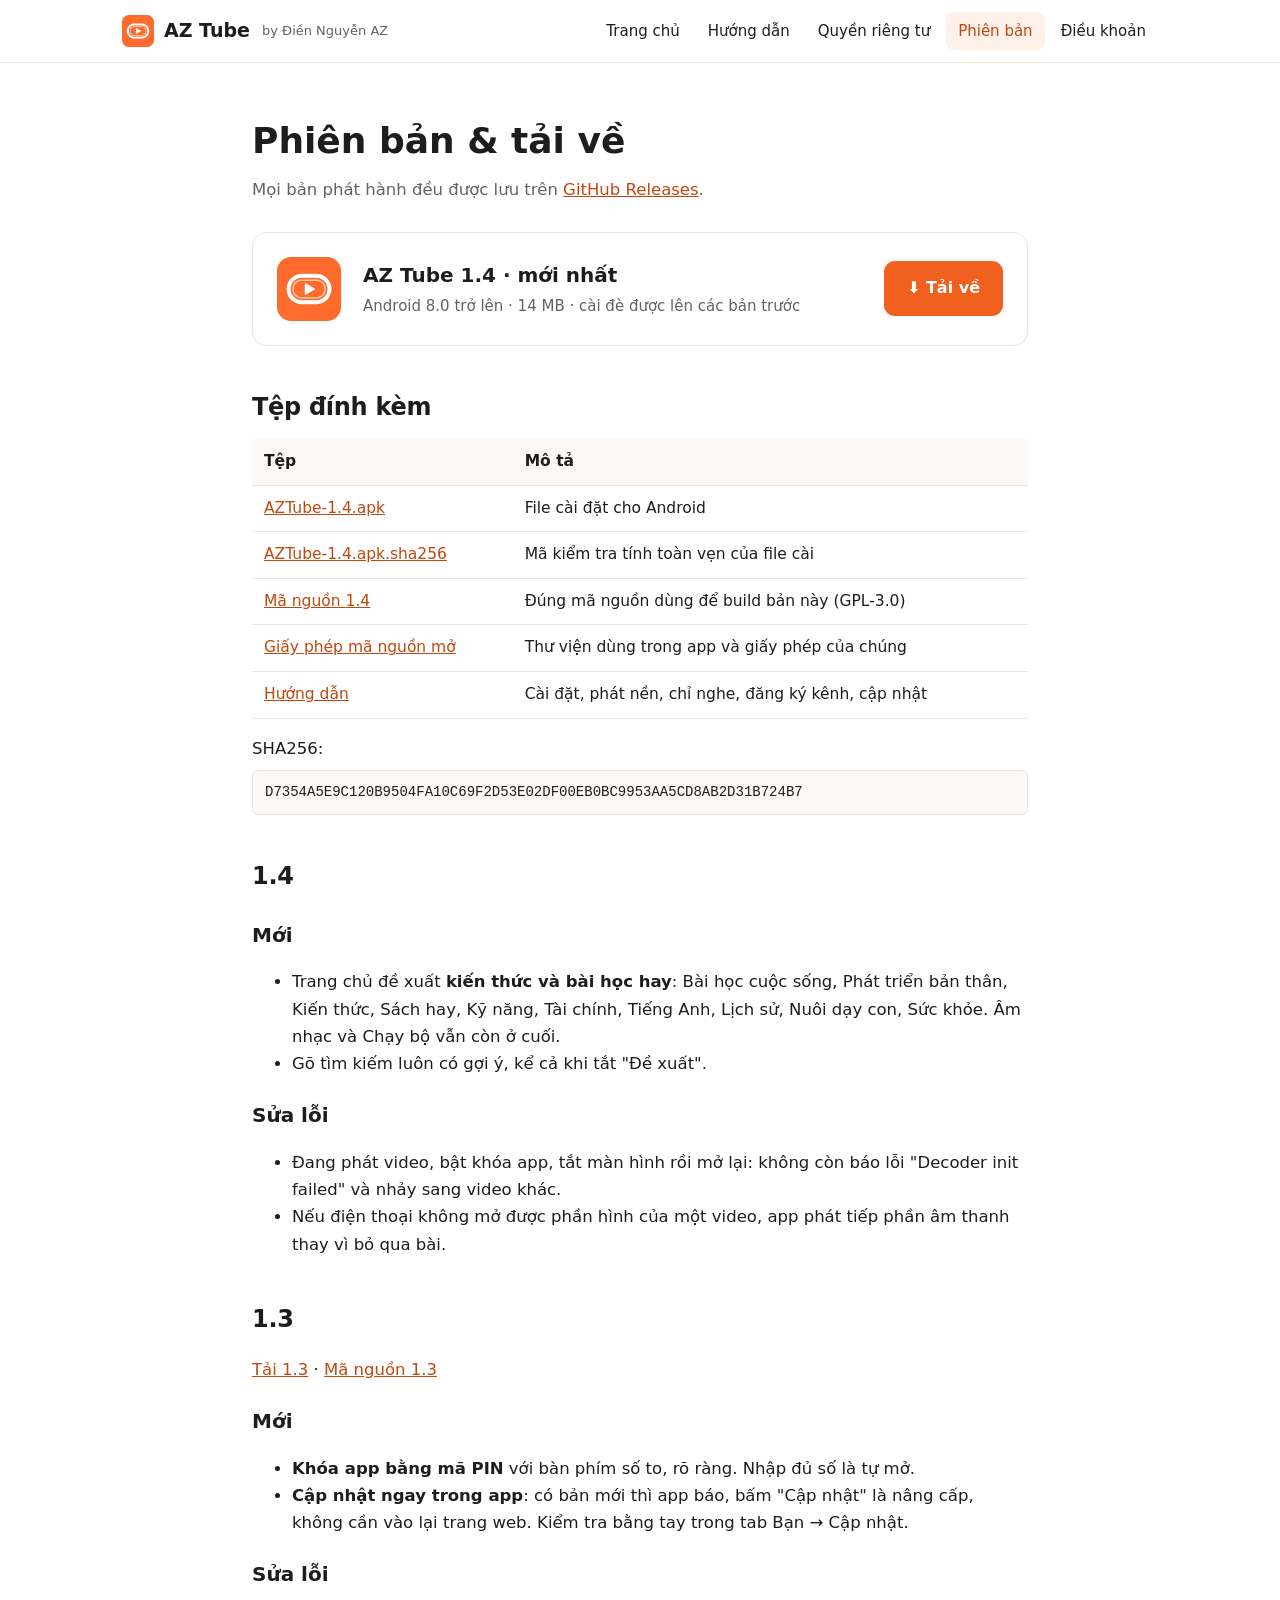
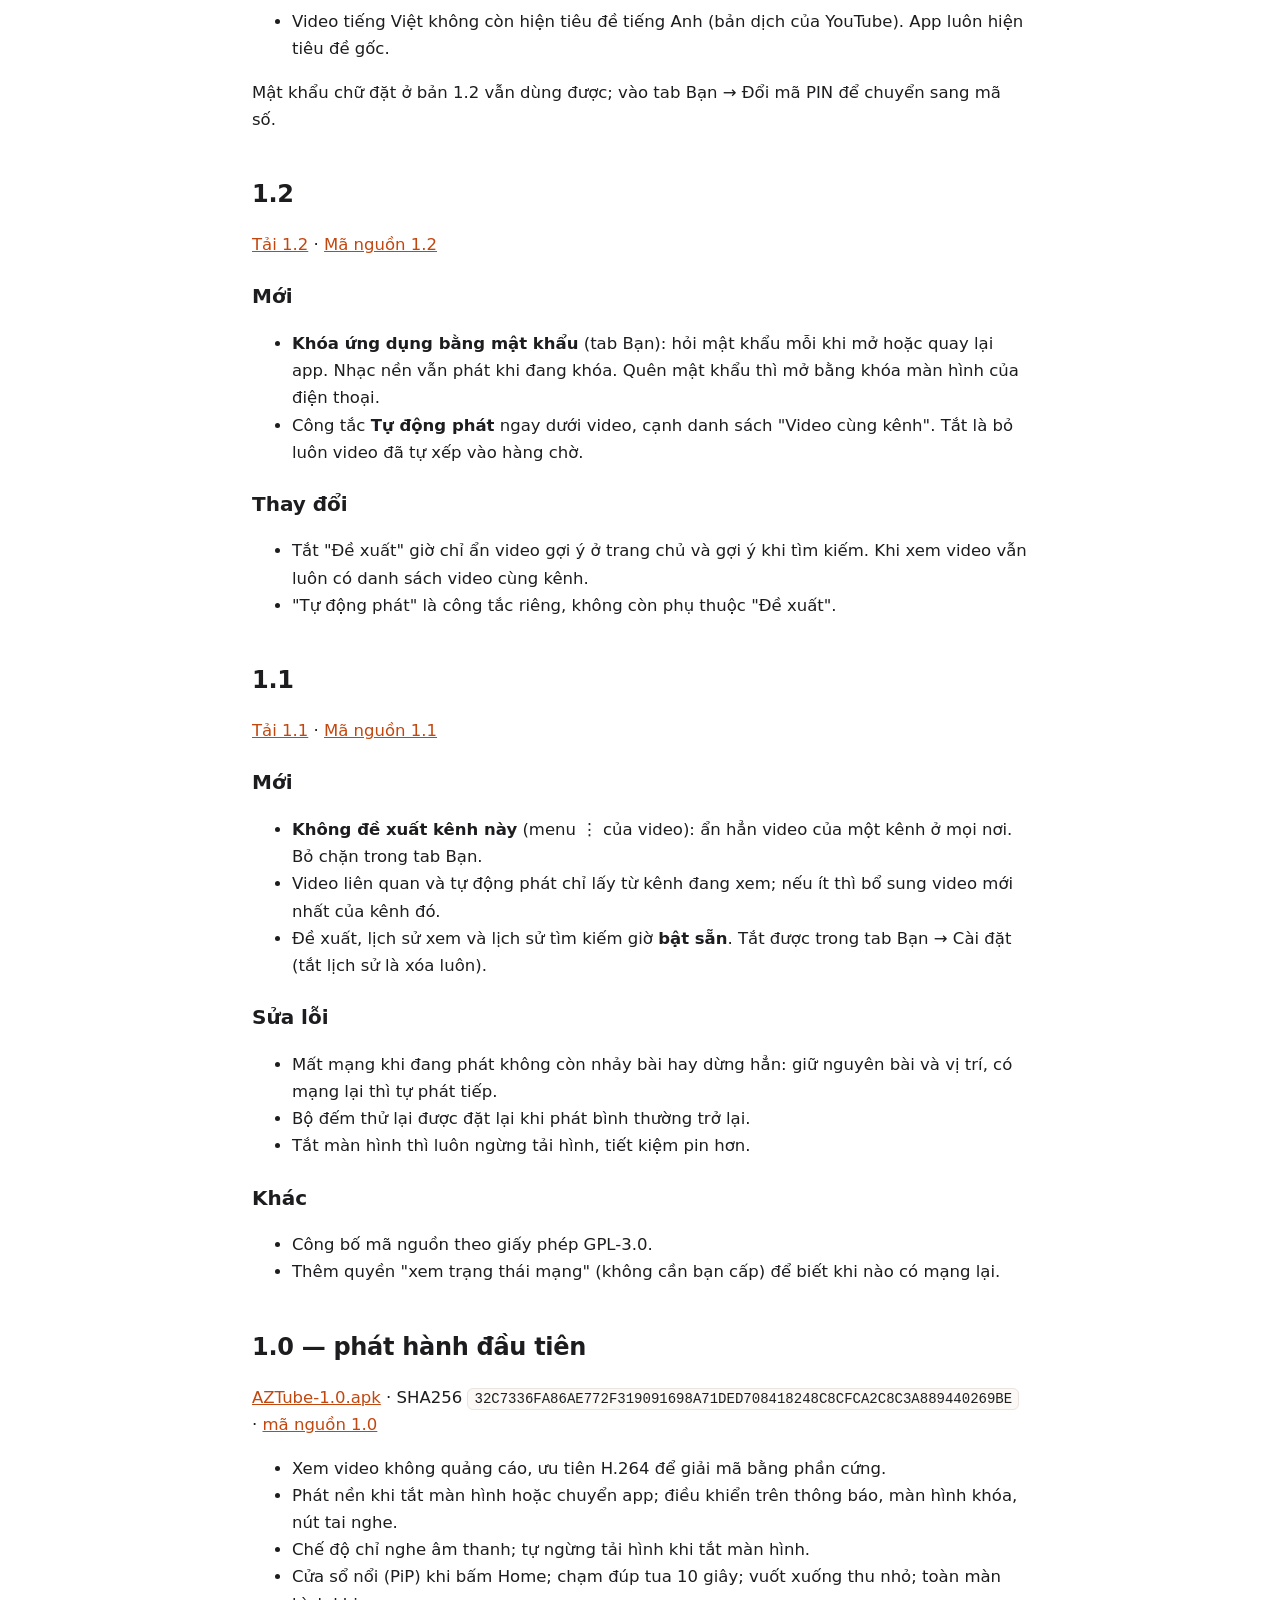
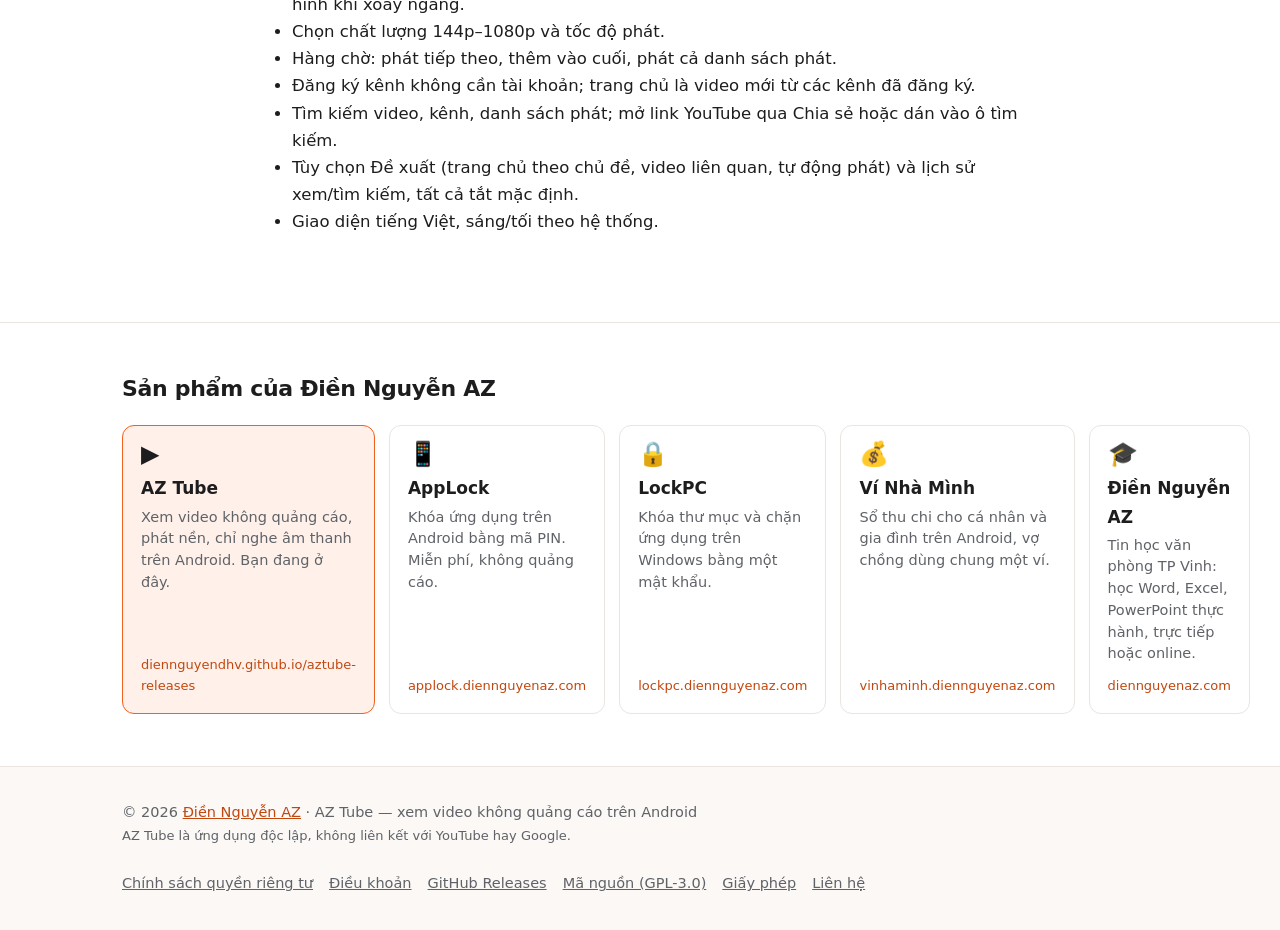
<file: docs/phien-ban.html>
<!doctype html>
<html lang="vi">
<head>
<meta charset="utf-8">
<meta name="viewport" content="width=device-width, initial-scale=1">
<title>Phiên bản &amp; tải về — AZ Tube</title>
<meta name="description" content="Tải AZ Tube bản mới nhất và xem lịch sử các phiên bản.">
<meta name="theme-color" content="#F0601F">
<link rel="icon" type="image/png" href="assets/favicon.png">
<link rel="stylesheet" href="assets/style.css?v=1">
</head>
<body data-page="releases">
<main class="doc">
<div class="wrap">
  <h1>Phiên bản &amp; tải về</h1>
  <p class="updated">Mọi bản phát hành đều được lưu trên <a href="https://github.com/diennguyendhv/aztube-releases/releases">GitHub Releases</a>.</p>

  <div class="download-box">
    <img src="assets/icon.png" alt="">
    <div class="info">
      <h3>AZ Tube <span data-latest="version">1.4</span> · mới nhất</h3>
      <p>Android 8.0 trở lên · <span data-latest="size">14 MB</span> · cài đè được lên các bản trước</p>
    </div>
    <a class="btn btn-primary" data-latest-href="apk" href="https://github.com/diennguyendhv/aztube-releases/releases/download/v1.4/AZTube-1.4.apk">⬇ Tải về</a>
  </div>

  <div class="download-stat boxed"><span class="num" data-download-count>0</span><span class="label"><b>lượt tải xuống</b> từ trước đến nay (tất cả phiên bản)</span></div>

  <h2>Tệp đính kèm</h2>
  <table>
    <tr><th>Tệp</th><th>Mô tả</th></tr>
    <tr><td><a data-latest-href="apk" href="https://github.com/diennguyendhv/aztube-releases/releases/download/v1.4/AZTube-1.4.apk"><span data-latest="file">AZTube-1.4.apk</span></a></td><td>File cài đặt cho Android</td></tr>
    <tr><td><a data-latest-href="sha256" href="https://github.com/diennguyendhv/aztube-releases/releases/download/v1.4/AZTube-1.4.apk.sha256"><span data-latest="file">AZTube-1.4.apk</span>.sha256</a></td><td>Mã kiểm tra tính toàn vẹn của file cài</td></tr>
    <tr><td><a data-latest-href="source" href="https://github.com/diennguyendhv/AZ-Tube/tree/v1.4">Mã nguồn <span data-latest="version">1.4</span></a></td><td>Đúng mã nguồn dùng để build bản này (GPL-3.0)</td></tr>
    <tr><td><a href="giay-phep.html">Giấy phép mã nguồn mở</a></td><td>Thư viện dùng trong app và giấy phép của chúng</td></tr>
    <tr><td><a href="huong-dan.html">Hướng dẫn</a></td><td>Cài đặt, phát nền, chỉ nghe, đăng ký kênh, cập nhật</td></tr>
  </table>
  <p>SHA256: <span class="hash" data-latest="sha">D7354A5E9C120B9504FA10C69F2D53E02DF00EB0BC9953AA5CD8AB2D31B724B7</span></p>

  <div id="release-history">
  <h2 id="v1-4">1.4</h2>
  <h3>Mới</h3>
  <ul>
    <li>Trang chủ đề xuất <b>kiến thức và bài học hay</b>: Bài học cuộc sống, Phát triển bản thân, Kiến thức, Sách hay, Kỹ năng, Tài chính, Tiếng Anh, Lịch sử, Nuôi dạy con, Sức khỏe. Âm nhạc và Chạy bộ vẫn còn ở cuối.</li>
    <li>Gõ tìm kiếm luôn có gợi ý, kể cả khi tắt "Đề xuất".</li>
  </ul>
  <h3>Sửa lỗi</h3>
  <ul>
    <li>Đang phát video, bật khóa app, tắt màn hình rồi mở lại: không còn báo lỗi "Decoder init failed" và nhảy sang video khác.</li>
    <li>Nếu điện thoại không mở được phần hình của một video, app phát tiếp phần âm thanh thay vì bỏ qua bài.</li>
  </ul>

  <h2 id="v1-3">1.3</h2>
  <p><a href="https://github.com/diennguyendhv/aztube-releases/releases/download/v1.3/AZTube-1.3.apk">Tải 1.3</a> · <a href="https://github.com/diennguyendhv/AZ-Tube/tree/v1.3">Mã nguồn 1.3</a></p>
  <h3>Mới</h3>
  <ul>
    <li><b>Khóa app bằng mã PIN</b> với bàn phím số to, rõ ràng. Nhập đủ số là tự mở.</li>
    <li><b>Cập nhật ngay trong app</b>: có bản mới thì app báo, bấm "Cập nhật" là nâng cấp, không cần vào lại trang web. Kiểm tra bằng tay trong tab Bạn → Cập nhật.</li>
  </ul>
  <h3>Sửa lỗi</h3>
  <ul>
    <li>Video tiếng Việt không còn hiện tiêu đề tiếng Anh (bản dịch của YouTube). App luôn hiện tiêu đề gốc.</li>
  </ul>
  <p>Mật khẩu chữ đặt ở bản 1.2 vẫn dùng được; vào tab Bạn → Đổi mã PIN để chuyển sang mã số.</p>

  <h2 id="v1-2">1.2</h2>
  <p><a href="https://github.com/diennguyendhv/aztube-releases/releases/download/v1.2/AZTube-1.2.apk">Tải 1.2</a> · <a href="https://github.com/diennguyendhv/AZ-Tube/tree/v1.2">Mã nguồn 1.2</a></p>
  <h3>Mới</h3>
  <ul>
    <li><b>Khóa ứng dụng bằng mật khẩu</b> (tab Bạn): hỏi mật khẩu mỗi khi mở hoặc quay lại app. Nhạc nền vẫn phát khi đang khóa. Quên mật khẩu thì mở bằng khóa màn hình của điện thoại.</li>
    <li>Công tắc <b>Tự động phát</b> ngay dưới video, cạnh danh sách "Video cùng kênh". Tắt là bỏ luôn video đã tự xếp vào hàng chờ.</li>
  </ul>
  <h3>Thay đổi</h3>
  <ul>
    <li>Tắt "Đề xuất" giờ chỉ ẩn video gợi ý ở trang chủ và gợi ý khi tìm kiếm. Khi xem video vẫn luôn có danh sách video cùng kênh.</li>
    <li>"Tự động phát" là công tắc riêng, không còn phụ thuộc "Đề xuất".</li>
  </ul>

  <h2 id="v1-1">1.1</h2>
  <p><a href="https://github.com/diennguyendhv/aztube-releases/releases/download/v1.1/AZTube-1.1.apk">Tải 1.1</a> · <a href="https://github.com/diennguyendhv/AZ-Tube/tree/v1.1">Mã nguồn 1.1</a></p>
  <h3>Mới</h3>
  <ul>
    <li><b>Không đề xuất kênh này</b> (menu ⋮ của video): ẩn hẳn video của một kênh ở mọi nơi. Bỏ chặn trong tab Bạn.</li>
    <li>Video liên quan và tự động phát chỉ lấy từ kênh đang xem; nếu ít thì bổ sung video mới nhất của kênh đó.</li>
    <li>Đề xuất, lịch sử xem và lịch sử tìm kiếm giờ <b>bật sẵn</b>. Tắt được trong tab Bạn → Cài đặt (tắt lịch sử là xóa luôn).</li>
  </ul>
  <h3>Sửa lỗi</h3>
  <ul>
    <li>Mất mạng khi đang phát không còn nhảy bài hay dừng hẳn: giữ nguyên bài và vị trí, có mạng lại thì tự phát tiếp.</li>
    <li>Bộ đếm thử lại được đặt lại khi phát bình thường trở lại.</li>
    <li>Tắt màn hình thì luôn ngừng tải hình, tiết kiệm pin hơn.</li>
  </ul>
  <h3>Khác</h3>
  <ul>
    <li>Công bố mã nguồn theo giấy phép GPL-3.0.</li>
    <li>Thêm quyền "xem trạng thái mạng" (không cần bạn cấp) để biết khi nào có mạng lại.</li>
  </ul>

  <h2 id="v1-0">1.0 — phát hành đầu tiên</h2>
  <p><a href="https://github.com/diennguyendhv/aztube-releases/releases/download/v1.0/AZTube-1.0.apk">AZTube-1.0.apk</a> · SHA256 <code>32C7336FA86AE772F319091698A71DED708418248C8CFCA2C8C3A889440269BE</code> · <a href="https://github.com/diennguyendhv/AZ-Tube/tree/v1.0">mã nguồn 1.0</a></p>
  <ul>
    <li>Xem video không quảng cáo, ưu tiên H.264 để giải mã bằng phần cứng.</li>
    <li>Phát nền khi tắt màn hình hoặc chuyển app; điều khiển trên thông báo, màn hình khóa, nút tai nghe.</li>
    <li>Chế độ chỉ nghe âm thanh; tự ngừng tải hình khi tắt màn hình.</li>
    <li>Cửa sổ nổi (PiP) khi bấm Home; chạm đúp tua 10 giây; vuốt xuống thu nhỏ; toàn màn hình khi xoay ngang.</li>
    <li>Chọn chất lượng 144p–1080p và tốc độ phát.</li>
    <li>Hàng chờ: phát tiếp theo, thêm vào cuối, phát cả danh sách phát.</li>
    <li>Đăng ký kênh không cần tài khoản; trang chủ là video mới từ các kênh đã đăng ký.</li>
    <li>Tìm kiếm video, kênh, danh sách phát; mở link YouTube qua Chia sẻ hoặc dán vào ô tìm kiếm.</li>
    <li>Tùy chọn Đề xuất (trang chủ theo chủ đề, video liên quan, tự động phát) và lịch sử xem/tìm kiếm, tất cả tắt mặc định.</li>
    <li>Giao diện tiếng Việt, sáng/tối theo hệ thống.</li>
  </ul>
  </div>
</div>
</main>
<script src="assets/site.js?v=2"></script>
</body>
</html>
</file>
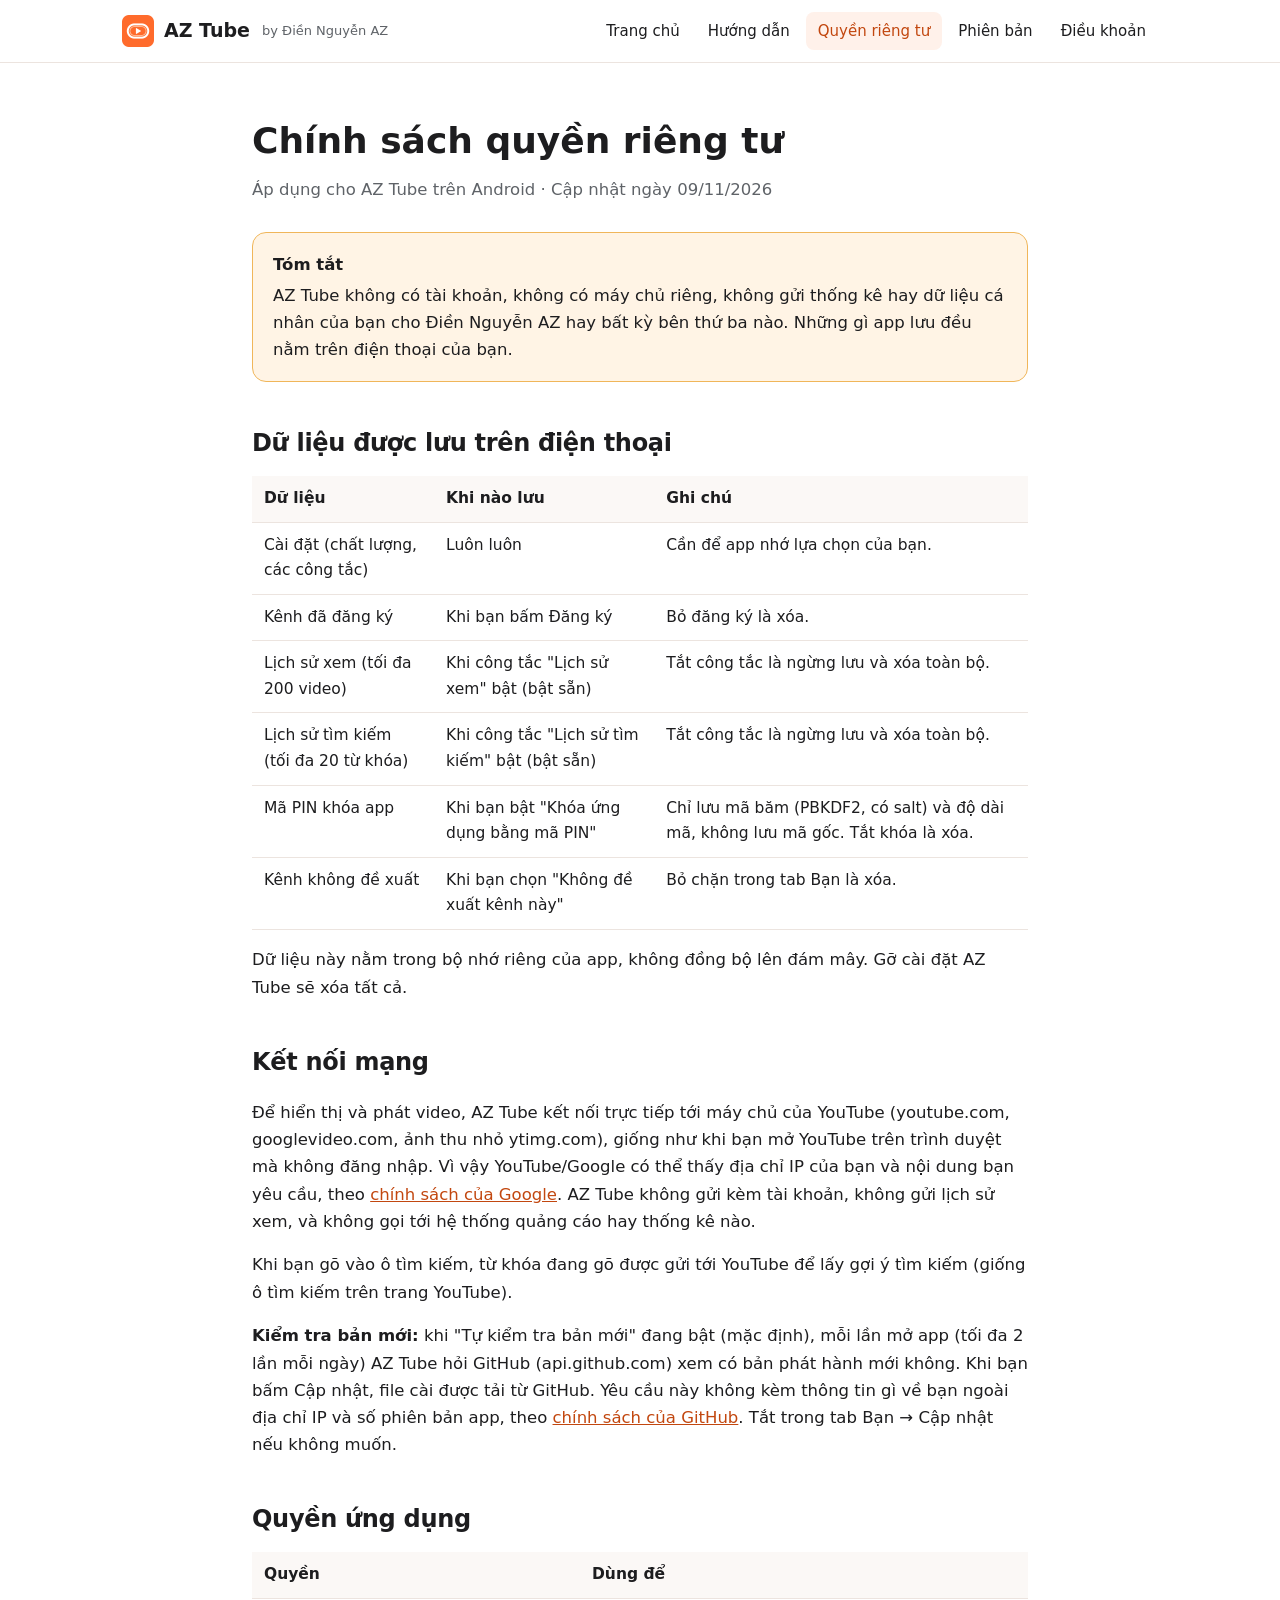
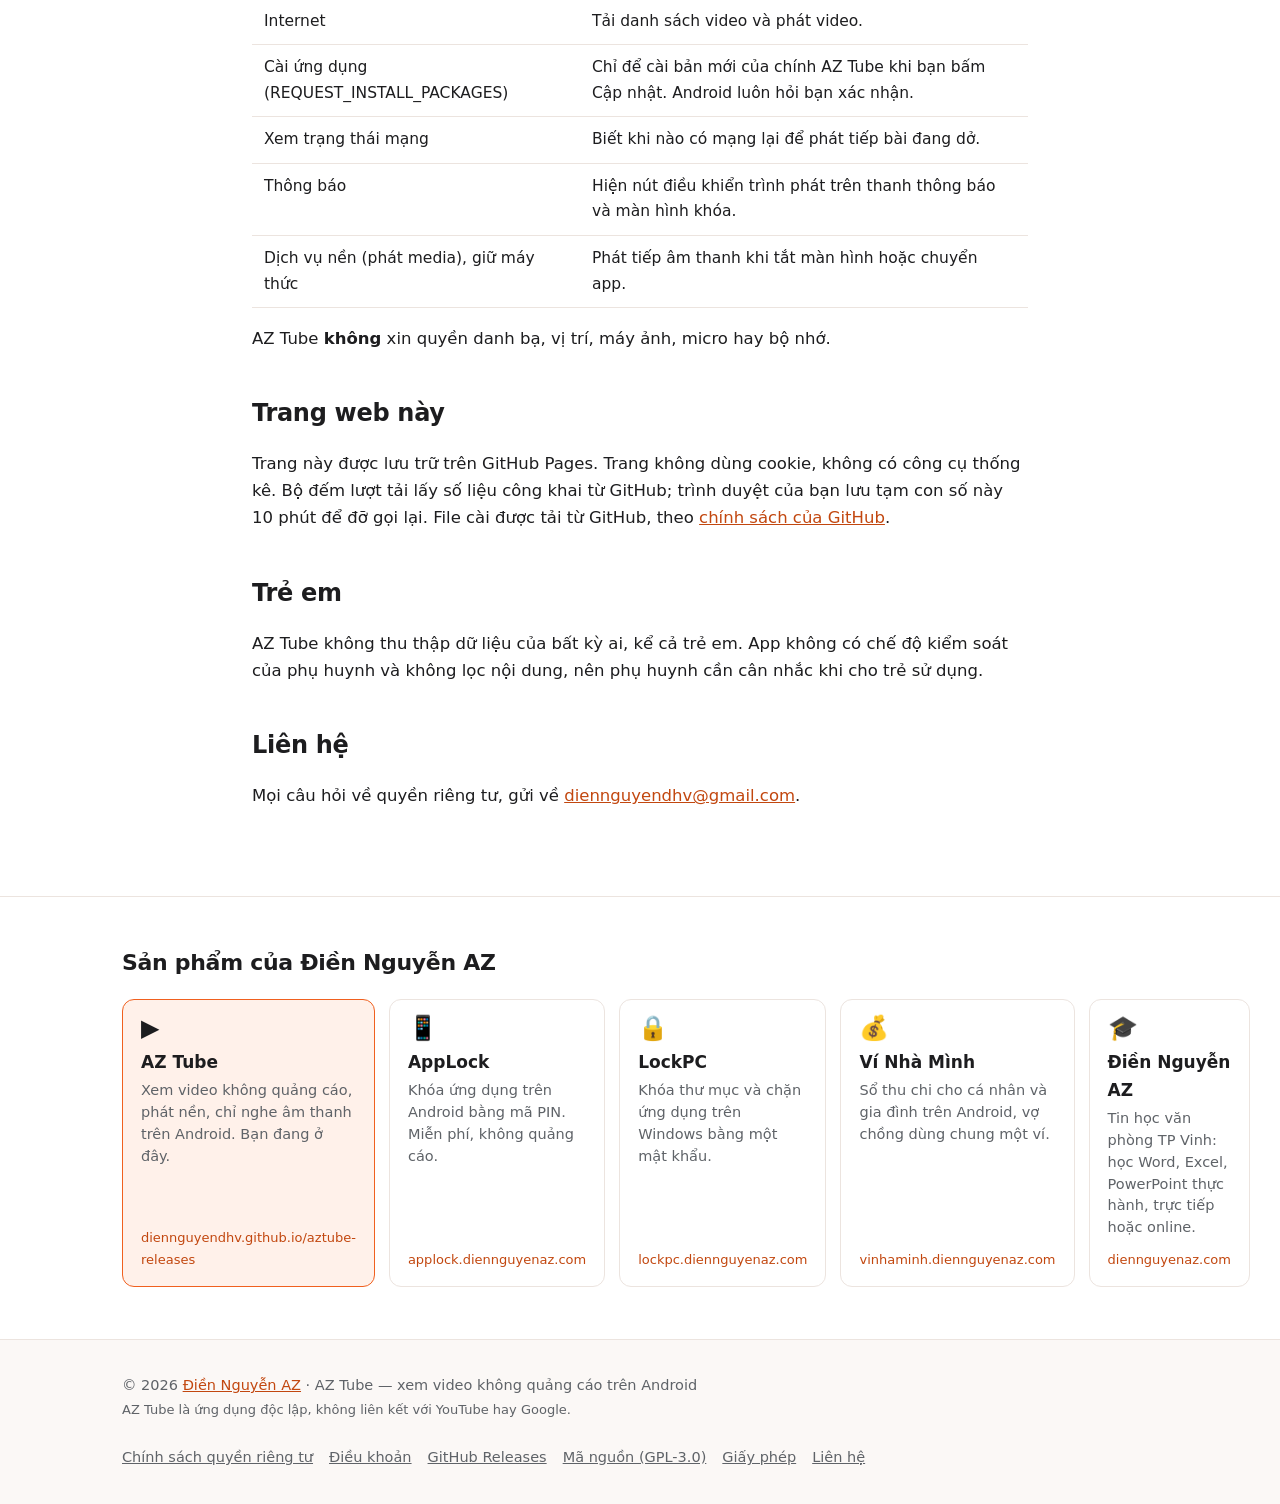
<file: docs/quyen-rieng-tu.html>
<!doctype html>
<html lang="vi">
<head>
<meta charset="utf-8">
<meta name="viewport" content="width=device-width, initial-scale=1">
<title>Chính sách quyền riêng tư — AZ Tube</title>
<meta name="description" content="AZ Tube không thu thập dữ liệu cá nhân, không cần tài khoản. Lịch sử chỉ lưu trên điện thoại và tắt được bất cứ lúc nào.">
<meta name="theme-color" content="#F0601F">
<link rel="icon" type="image/png" href="assets/favicon.png">
<link rel="stylesheet" href="assets/style.css?v=1">
</head>
<body data-page="privacy">
<main class="doc">
<div class="wrap">
  <h1>Chính sách quyền riêng tư</h1>
  <p class="updated">Áp dụng cho AZ Tube trên Android · Cập nhật ngày 09/11/2026</p>

  <div class="notice"><strong>Tóm tắt</strong>AZ Tube không có tài khoản, không có máy chủ riêng, không gửi thống kê hay dữ liệu cá nhân của bạn cho Điền Nguyễn AZ hay bất kỳ bên thứ ba nào. Những gì app lưu đều nằm trên điện thoại của bạn.</div>

  <h2>Dữ liệu được lưu trên điện thoại</h2>
  <table>
    <tr><th>Dữ liệu</th><th>Khi nào lưu</th><th>Ghi chú</th></tr>
    <tr><td>Cài đặt (chất lượng, các công tắc)</td><td>Luôn luôn</td><td>Cần để app nhớ lựa chọn của bạn.</td></tr>
    <tr><td>Kênh đã đăng ký</td><td>Khi bạn bấm Đăng ký</td><td>Bỏ đăng ký là xóa.</td></tr>
    <tr><td>Lịch sử xem (tối đa 200 video)</td><td>Khi công tắc "Lịch sử xem" bật (bật sẵn)</td><td>Tắt công tắc là ngừng lưu và xóa toàn bộ.</td></tr>
    <tr><td>Lịch sử tìm kiếm (tối đa 20 từ khóa)</td><td>Khi công tắc "Lịch sử tìm kiếm" bật (bật sẵn)</td><td>Tắt công tắc là ngừng lưu và xóa toàn bộ.</td></tr>
    <tr><td>Mã PIN khóa app</td><td>Khi bạn bật "Khóa ứng dụng bằng mã PIN"</td><td>Chỉ lưu mã băm (PBKDF2, có salt) và độ dài mã, không lưu mã gốc. Tắt khóa là xóa.</td></tr>
    <tr><td>Kênh không đề xuất</td><td>Khi bạn chọn "Không đề xuất kênh này"</td><td>Bỏ chặn trong tab Bạn là xóa.</td></tr>
  </table>
  <p>Dữ liệu này nằm trong bộ nhớ riêng của app, không đồng bộ lên đám mây. Gỡ cài đặt AZ Tube sẽ xóa tất cả.</p>

  <h2>Kết nối mạng</h2>
  <p>Để hiển thị và phát video, AZ Tube kết nối trực tiếp tới máy chủ của YouTube (youtube.com, googlevideo.com, ảnh thu nhỏ ytimg.com), giống như khi bạn mở YouTube trên trình duyệt mà không đăng nhập. Vì vậy YouTube/Google có thể thấy địa chỉ IP của bạn và nội dung bạn yêu cầu, theo <a href="https://policies.google.com/privacy" rel="noopener">chính sách của Google</a>. AZ Tube không gửi kèm tài khoản, không gửi lịch sử xem, và không gọi tới hệ thống quảng cáo hay thống kê nào.</p>
  <p>Khi bạn gõ vào ô tìm kiếm, từ khóa đang gõ được gửi tới YouTube để lấy gợi ý tìm kiếm (giống ô tìm kiếm trên trang YouTube).</p>
  <p><b>Kiểm tra bản mới:</b> khi "Tự kiểm tra bản mới" đang bật (mặc định), mỗi lần mở app (tối đa 2 lần mỗi ngày) AZ Tube hỏi GitHub (api.github.com) xem có bản phát hành mới không. Khi bạn bấm Cập nhật, file cài được tải từ GitHub. Yêu cầu này không kèm thông tin gì về bạn ngoài địa chỉ IP và số phiên bản app, theo <a href="https://docs.github.com/site-policy/privacy-policies/github-general-privacy-statement" rel="noopener">chính sách của GitHub</a>. Tắt trong tab Bạn → Cập nhật nếu không muốn.</p>

  <h2>Quyền ứng dụng</h2>
  <table>
    <tr><th>Quyền</th><th>Dùng để</th></tr>
    <tr><td>Internet</td><td>Tải danh sách video và phát video.</td></tr>
    <tr><td>Cài ứng dụng (REQUEST_INSTALL_PACKAGES)</td><td>Chỉ để cài bản mới của chính AZ Tube khi bạn bấm Cập nhật. Android luôn hỏi bạn xác nhận.</td></tr>
    <tr><td>Xem trạng thái mạng</td><td>Biết khi nào có mạng lại để phát tiếp bài đang dở.</td></tr>
    <tr><td>Thông báo</td><td>Hiện nút điều khiển trình phát trên thanh thông báo và màn hình khóa.</td></tr>
    <tr><td>Dịch vụ nền (phát media), giữ máy thức</td><td>Phát tiếp âm thanh khi tắt màn hình hoặc chuyển app.</td></tr>
  </table>
  <p>AZ Tube <b>không</b> xin quyền danh bạ, vị trí, máy ảnh, micro hay bộ nhớ.</p>

  <h2>Trang web này</h2>
  <p>Trang này được lưu trữ trên GitHub Pages. Trang không dùng cookie, không có công cụ thống kê. Bộ đếm lượt tải lấy số liệu công khai từ GitHub; trình duyệt của bạn lưu tạm con số này 10 phút để đỡ gọi lại. File cài được tải từ GitHub, theo <a href="https://docs.github.com/site-policy/privacy-policies/github-general-privacy-statement" rel="noopener">chính sách của GitHub</a>.</p>

  <h2>Trẻ em</h2>
  <p>AZ Tube không thu thập dữ liệu của bất kỳ ai, kể cả trẻ em. App không có chế độ kiểm soát của phụ huynh và không lọc nội dung, nên phụ huynh cần cân nhắc khi cho trẻ sử dụng.</p>

  <h2>Liên hệ</h2>
  <p>Mọi câu hỏi về quyền riêng tư, gửi về <a href="mailto:diennguyendhv@gmail.com">diennguyendhv@gmail.com</a>.</p>
</div>
</main>
<script src="assets/site.js?v=2"></script>
</body>
</html>
</file>
<file: docs/assets/style.css>
:root {
  --accent: #F0601F;
  --accent-dark: #C2470F;
  --accent-soft: #FFF1EA;
  --ink: #1D1D1F;
  --muted: #5F6368;
  --line: #ECE4DF;
  --bg: #FFFFFF;
  --bg-alt: #FBF8F6;
  --warn-bg: #FFF4E5;
  --warn-line: #F0B65A;
  --radius: 14px;
  --max: 1080px;
}
@media (prefers-color-scheme: dark) {
  :root {
    --ink: #F2F2F2;
    --muted: #A8ADB3;
    --line: #34312C;
    --bg: #161514;
    --bg-alt: #1E1C1A;
    --accent-soft: #2D1C14;
    --warn-bg: #2B2214;
    --warn-line: #8A6420;
  }
}
* { box-sizing: border-box; }
html { scroll-behavior: smooth; }
body {
  margin: 0;
  font-family: "Segoe UI", system-ui, -apple-system, Roboto, "Helvetica Neue", Arial, sans-serif;
  color: var(--ink);
  background: var(--bg);
  line-height: 1.65;
  font-size: 16.5px;
}
a { color: var(--accent-dark); }
@media (prefers-color-scheme: dark) { a { color: var(--accent); } }
img { max-width: 100%; }
.wrap { max-width: var(--max); margin: 0 auto; padding: 0 22px; }

/* Header */
header.site {
  position: sticky; top: 0; z-index: 10;
  background: color-mix(in srgb, var(--bg) 88%, transparent);
  backdrop-filter: blur(10px);
  border-bottom: 1px solid var(--line);
}
header.site .wrap { display: flex; align-items: center; gap: 18px; height: 62px; }
.brand { display: flex; align-items: center; gap: 10px; font-weight: 700; font-size: 19px; color: var(--ink); text-decoration: none; }
.brand img { width: 32px; height: 32px; }
nav.main { margin-left: auto; display: flex; gap: 4px; flex-wrap: wrap; }
nav.main a { color: var(--ink); text-decoration: none; padding: 7px 12px; border-radius: 8px; font-size: 15px; }
nav.main a:hover, nav.main a.active { background: var(--accent-soft); color: var(--accent-dark); }
@media (prefers-color-scheme: dark) { nav.main a:hover, nav.main a.active { color: var(--accent); } }
.menu-toggle { display: none; margin-left: auto; background: none; border: 1px solid var(--line); border-radius: 8px; padding: 6px 10px; color: var(--ink); font-size: 18px; }
@media (max-width: 760px) {
  .menu-toggle { display: block; }
  nav.main { display: none; position: absolute; top: 62px; left: 0; right: 0; background: var(--bg); border-bottom: 1px solid var(--line); flex-direction: column; padding: 8px 16px 14px; }
  nav.main.open { display: flex; }
}

/* Buttons */
.btn {
  display: inline-flex; align-items: center; gap: 10px;
  padding: 13px 22px; border-radius: 11px; font-weight: 600; font-size: 16px;
  text-decoration: none; border: 1px solid transparent; cursor: pointer;
}
.btn-primary { background: var(--accent); color: #fff !important; }
.btn-primary:hover { background: var(--accent-dark); }
.btn-ghost { border-color: var(--line); color: var(--ink) !important; background: var(--bg); }
.btn-ghost:hover { border-color: var(--accent); }

/* Hero */
.hero { padding: 72px 0 56px; background: linear-gradient(180deg, var(--accent-soft), var(--bg)); }
.hero .wrap { display: grid; grid-template-columns: 1.3fr 1fr; gap: 40px; align-items: center; }
.hero h1 { font-size: clamp(32px, 4.6vw, 50px); line-height: 1.15; margin: 0 0 16px; letter-spacing: -0.5px; }
.hero h1 span { color: var(--accent); }
.hero p.lead { font-size: 19px; color: var(--muted); margin: 0 0 28px; }
.hero .meta { font-size: 14px; color: var(--muted); margin-top: 14px; }
.hero .art { text-align: center; }
.hero .art img { width: min(260px, 70%); filter: drop-shadow(0 18px 40px rgba(240,96,31,.35)); }
.cta { display: flex; gap: 12px; flex-wrap: wrap; }
@media (max-width: 760px) { .hero .wrap { grid-template-columns: 1fr; } .hero .art { order: -1; } .hero { padding-top: 40px; } }

/* Sections */
section { padding: 60px 0; }
section.alt { background: var(--bg-alt); border-top: 1px solid var(--line); border-bottom: 1px solid var(--line); }
h2 { font-size: 30px; margin: 0 0 10px; letter-spacing: -0.3px; }
h3 { font-size: 20px; margin: 0 0 8px; }
.section-lead { color: var(--muted); margin: 0 0 32px; max-width: 760px; }

.grid { display: grid; gap: 18px; }
.grid.c2 { grid-template-columns: repeat(2, 1fr); }
.grid.c3 { grid-template-columns: repeat(3, 1fr); }
@media (max-width: 860px) { .grid.c3 { grid-template-columns: 1fr 1fr; } }
@media (max-width: 620px) { .grid.c2, .grid.c3 { grid-template-columns: 1fr; } }

.card { background: var(--bg); border: 1px solid var(--line); border-radius: var(--radius); padding: 22px 22px 18px; }
.card .ico { font-size: 28px; line-height: 1; margin-bottom: 12px; }
.card ul { padding-left: 20px; margin: 8px 0 0; }
.card li { margin-bottom: 5px; }
.card p { margin: 0 0 8px; color: var(--muted); }

.notice { border: 1px solid var(--warn-line); background: var(--warn-bg); border-radius: var(--radius); padding: 18px 20px; margin: 18px 0; }
.notice strong:first-child { display: block; margin-bottom: 4px; }

.yes-no { display: grid; grid-template-columns: 1fr 1fr; gap: 18px; }
@media (max-width: 700px) { .yes-no { grid-template-columns: 1fr; } }
.yes h3::before { content: "✅ "; }
.no h3::before { content: "⛔ "; }

/* Download box */
.download-box { display: flex; gap: 22px; align-items: center; flex-wrap: wrap; border: 1px solid var(--line); border-radius: var(--radius); padding: 24px; background: var(--bg); }
.download-box img { width: 64px; height: 64px; }
.download-box .info { flex: 1; min-width: 220px; }
.download-box .info h3 { margin: 0; }
.download-box .info p { margin: 2px 0 0; color: var(--muted); font-size: 15px; }
code, .hash { font-family: Consolas, "Cascadia Mono", monospace; font-size: 14px; background: var(--bg-alt); border: 1px solid var(--line); border-radius: 6px; padding: 2px 6px; word-break: break-all; }
.hash { display: block; padding: 10px 12px; margin-top: 8px; }

/* Download counter — hidden until the real number has loaded */
.download-stat { display: none; align-items: baseline; gap: 12px; flex-wrap: wrap; margin-top: 22px; }
.download-stat.ready { display: flex; }
.download-stat .num {
  font-size: clamp(44px, 7vw, 68px); font-weight: 800; line-height: 1;
  color: var(--accent); letter-spacing: -1px; font-variant-numeric: tabular-nums;
}
.download-stat .label { font-size: 18px; color: var(--muted); }
.download-stat .label b { color: var(--ink); }
.download-stat.boxed {
  border: 1px solid var(--line); border-radius: var(--radius); background: var(--accent-soft);
  padding: 22px 26px; justify-content: center; text-align: center; margin: 22px 0;
}

ol.steps { counter-reset: s; list-style: none; padding: 0; margin: 0; }
ol.steps > li { counter-increment: s; position: relative; padding: 0 0 18px 50px; }
ol.steps > li::before {
  content: counter(s); position: absolute; left: 0; top: 0;
  width: 34px; height: 34px; border-radius: 50%; background: var(--accent); color: #fff;
  display: grid; place-items: center; font-weight: 700;
}

table { width: 100%; border-collapse: collapse; margin: 12px 0; font-size: 15.5px; }
th, td { text-align: left; padding: 10px 12px; border-bottom: 1px solid var(--line); vertical-align: top; }
th { background: var(--bg-alt); }

details { border: 1px solid var(--line); border-radius: 12px; padding: 14px 18px; margin-bottom: 10px; background: var(--bg); }
details summary { cursor: pointer; font-weight: 600; }
details p { margin: 10px 0 0; color: var(--muted); }

/* Doc pages */
.doc { padding: 48px 0 70px; }
.doc .wrap { max-width: 820px; }
.doc h1 { font-size: 36px; margin: 0 0 6px; }
.doc .updated { color: var(--muted); margin: 0 0 28px; }
.doc h2 { font-size: 24px; margin: 36px 0 10px; padding-top: 6px; }
.doc h3 { margin-top: 22px; }
.toc { background: var(--bg-alt); border: 1px solid var(--line); border-radius: 12px; padding: 14px 20px; margin-bottom: 26px; }
.toc ul { margin: 6px 0 0; padding-left: 20px; }
.lang-switch { float: right; font-size: 14px; }

/* Byline next to the logo: back link to the main site */
.byline { font-size: 13px; color: var(--muted) !important; text-decoration: none; white-space: nowrap; margin-left: -6px; }
.byline:hover { color: var(--accent-dark) !important; text-decoration: underline; }
@media (max-width: 420px) { .byline { display: none; } }

/* "Other products" block above the footer */
aside.family { padding: 48px 0 52px; border-top: 1px solid var(--line); }
aside.family h2 { font-size: 22px; margin: 0 0 18px; }
.family-grid { display: grid; grid-template-columns: repeat(4, 1fr); gap: 14px; }
@media (max-width: 900px) { .family-grid { grid-template-columns: 1fr 1fr; } }
@media (max-width: 520px) { .family-grid { grid-template-columns: 1fr; } }
.family-card {
  display: flex; flex-direction: column; gap: 4px;
  padding: 16px 18px; border: 1px solid var(--line); border-radius: 12px;
  background: var(--bg); color: var(--ink) !important; text-decoration: none;
  transition: border-color .15s, transform .15s;
}
.family-card:hover { border-color: var(--accent); transform: translateY(-2px); }
.family-card .ico { font-size: 24px; line-height: 1; margin-bottom: 4px; }
.family-card b { font-size: 17px; }
.family-card span:not(.ico) { color: var(--muted); font-size: 14.5px; line-height: 1.5; }
.family-card em { font-style: normal; font-size: 13px; color: var(--accent-dark); margin-top: auto; padding-top: 6px; }
@media (prefers-color-scheme: dark) { .family-card em { color: var(--accent); } }
.family-card.current { background: var(--accent-soft); border-color: var(--accent); }

footer.site { border-top: 1px solid var(--line); padding: 34px 0; color: var(--muted); font-size: 14.5px; background: var(--bg-alt); }
footer.site .wrap { display: flex; gap: 24px; flex-wrap: wrap; justify-content: space-between; }
footer.site nav a { margin-right: 16px; color: var(--muted); }

/* AZ Tube extras */
@media (prefers-color-scheme: dark) { :root { --accent: #FF7A3D; } }
.hero .art img { border-radius: 22%; }
.chips { display: flex; flex-wrap: wrap; gap: 8px; margin: 0 0 26px; padding: 0; list-style: none; }
.chips li { background: var(--bg); border: 1px solid var(--line); border-radius: 999px; padding: 5px 13px; font-size: 14.5px; color: var(--muted); }
.chips li b { color: var(--ink); font-weight: 600; }
.disclaimer { font-size: 14px; color: var(--muted); margin-top: 22px; }
.steps-mini { display: grid; grid-template-columns: repeat(3, 1fr); gap: 18px; }
@media (max-width: 760px) { .steps-mini { grid-template-columns: 1fr; } }
.steps-mini .card .n { display: inline-grid; place-items: center; width: 32px; height: 32px; border-radius: 50%; background: var(--accent); color: #fff; font-weight: 700; margin-bottom: 10px; }
.family-grid { grid-template-columns: repeat(5, 1fr); }
@media (max-width: 1000px) { .family-grid { grid-template-columns: repeat(3, 1fr); } }
@media (max-width: 700px) { .family-grid { grid-template-columns: 1fr 1fr; } }
@media (max-width: 460px) { .family-grid { grid-template-columns: 1fr; } }
footer.site small { font-size: 13px; }
</file>
